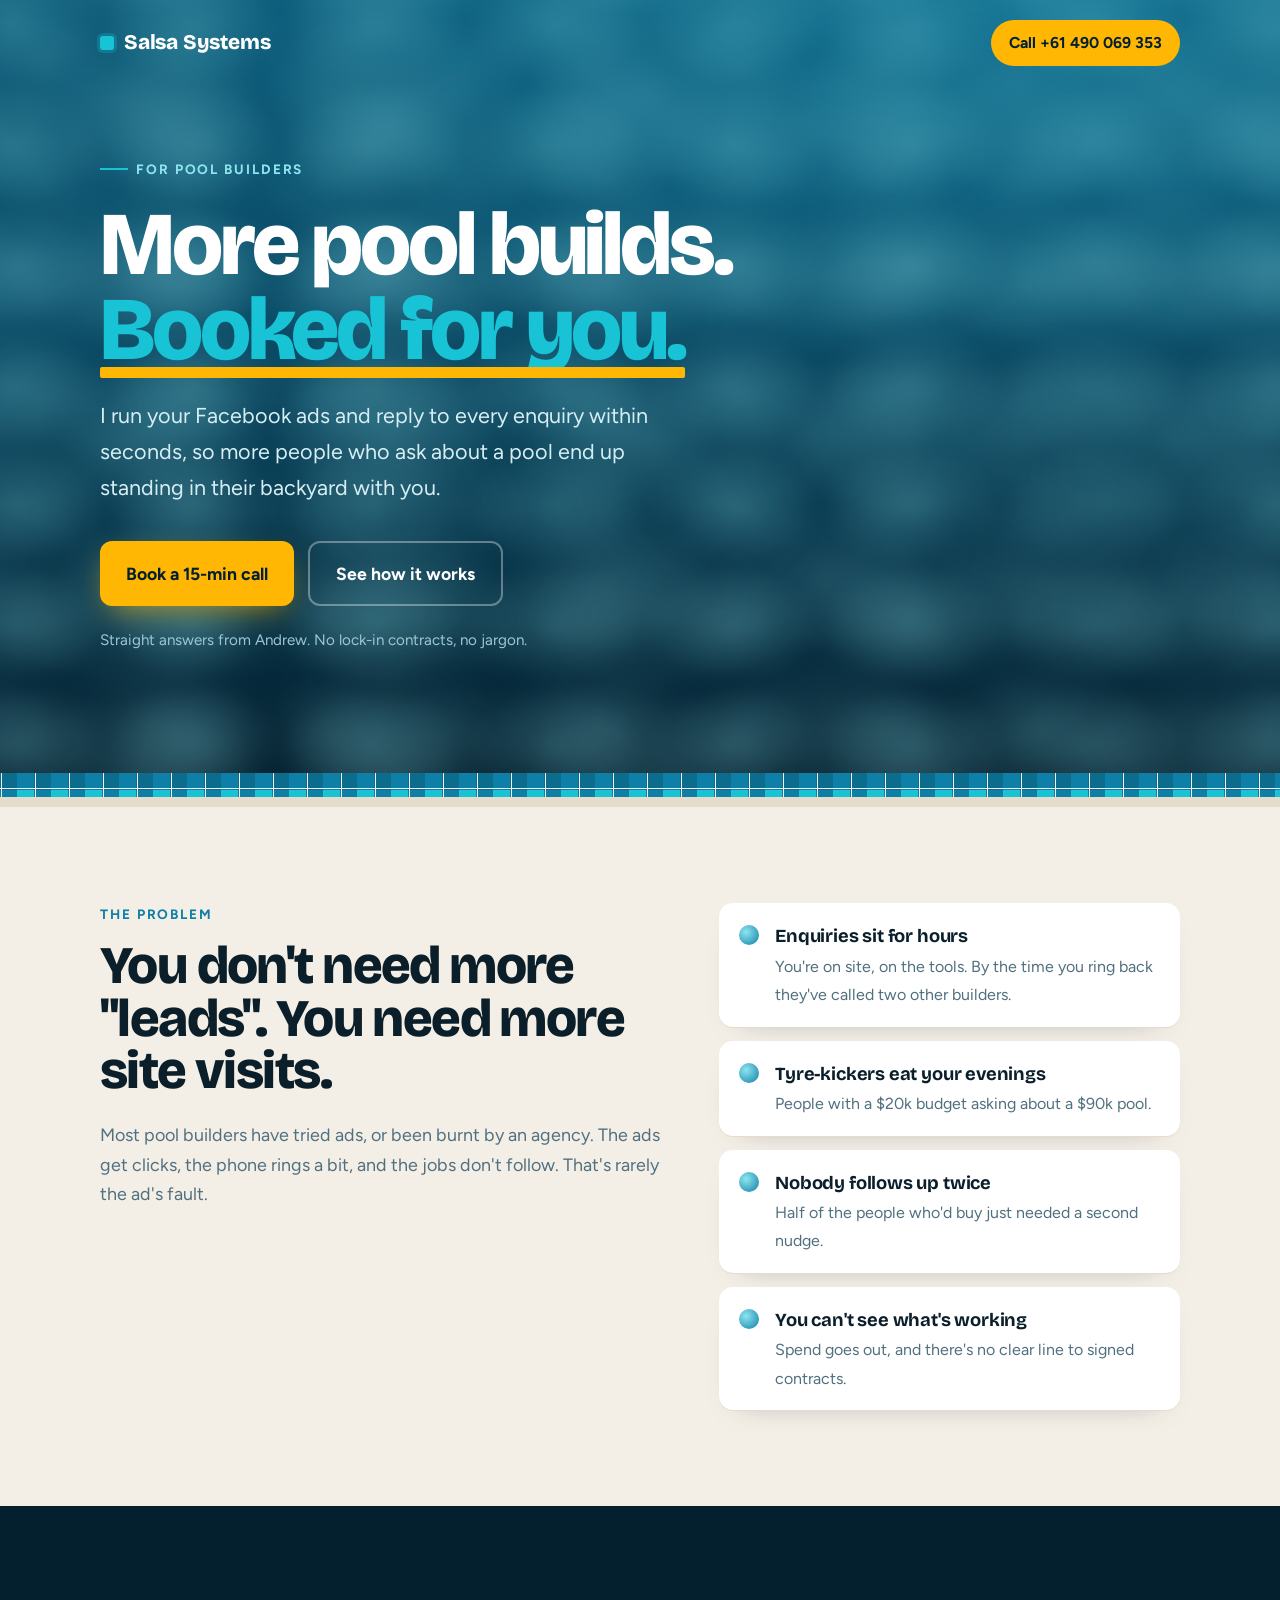
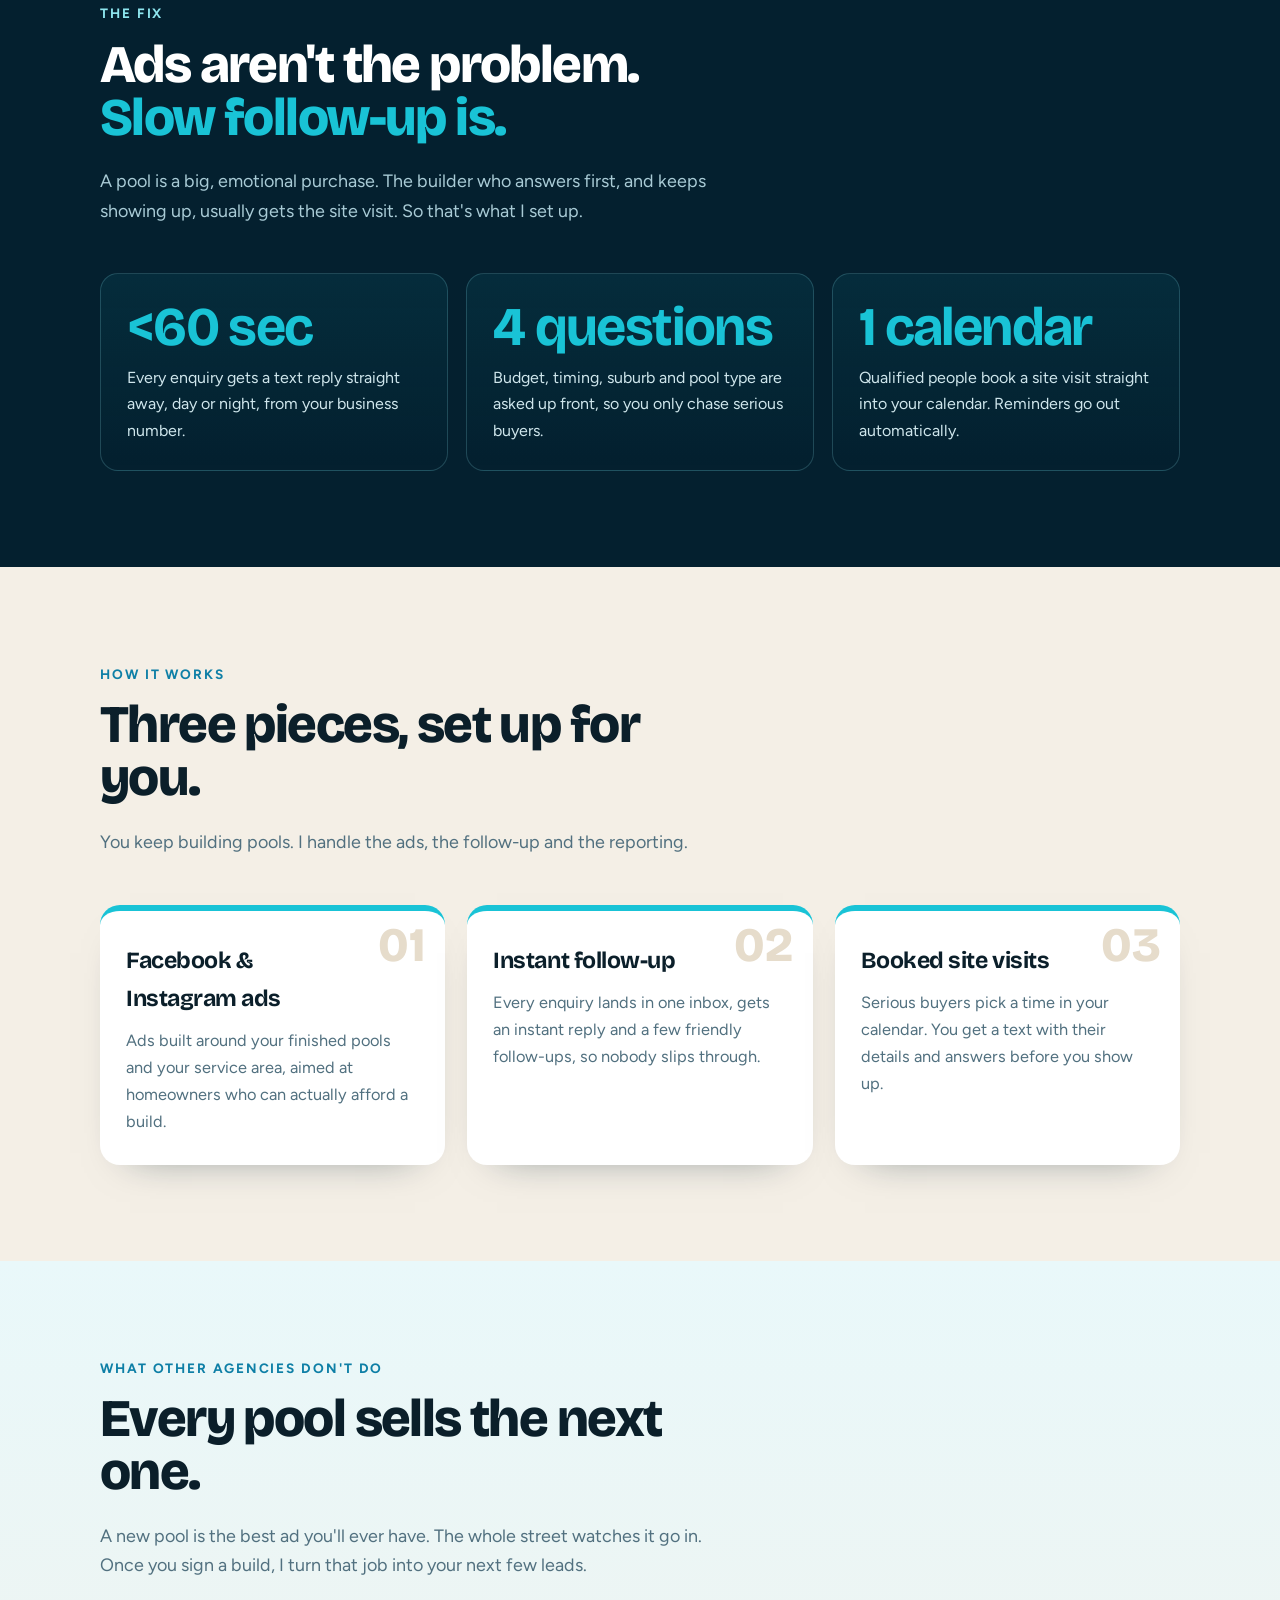
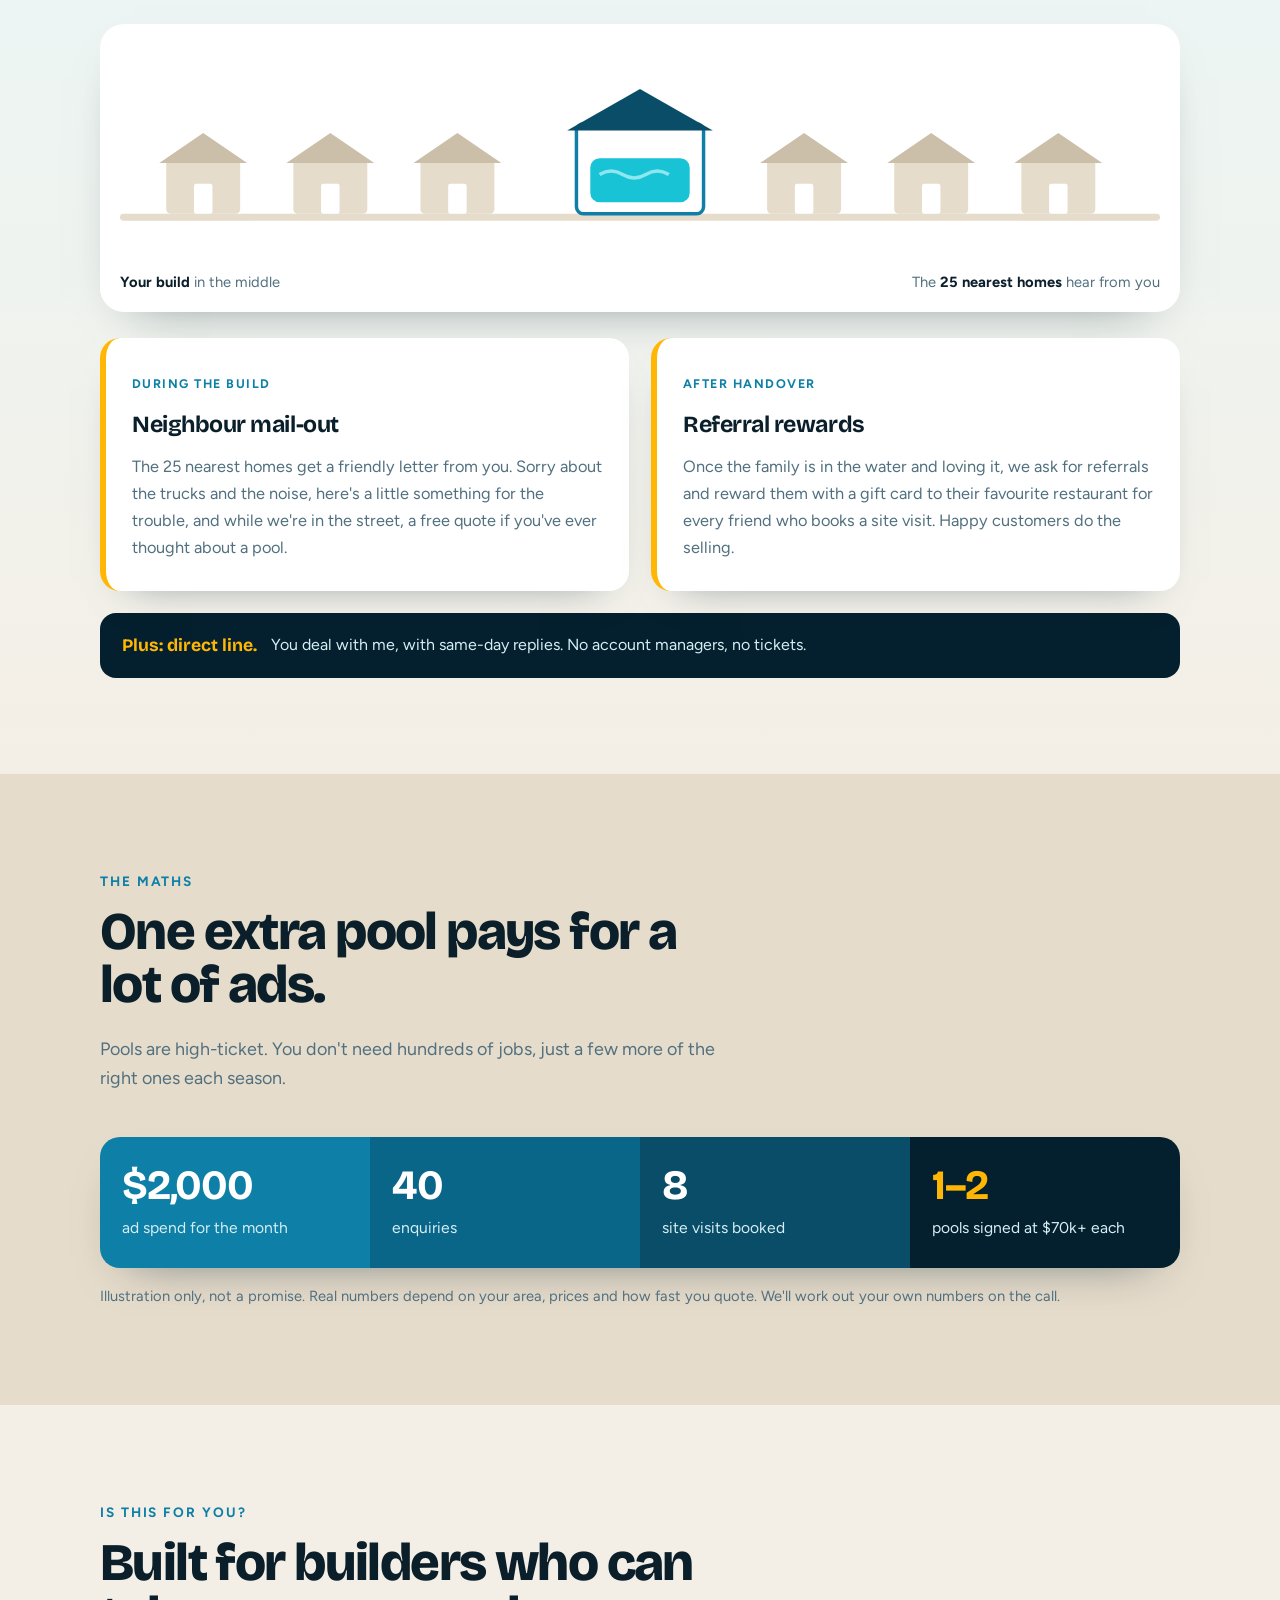
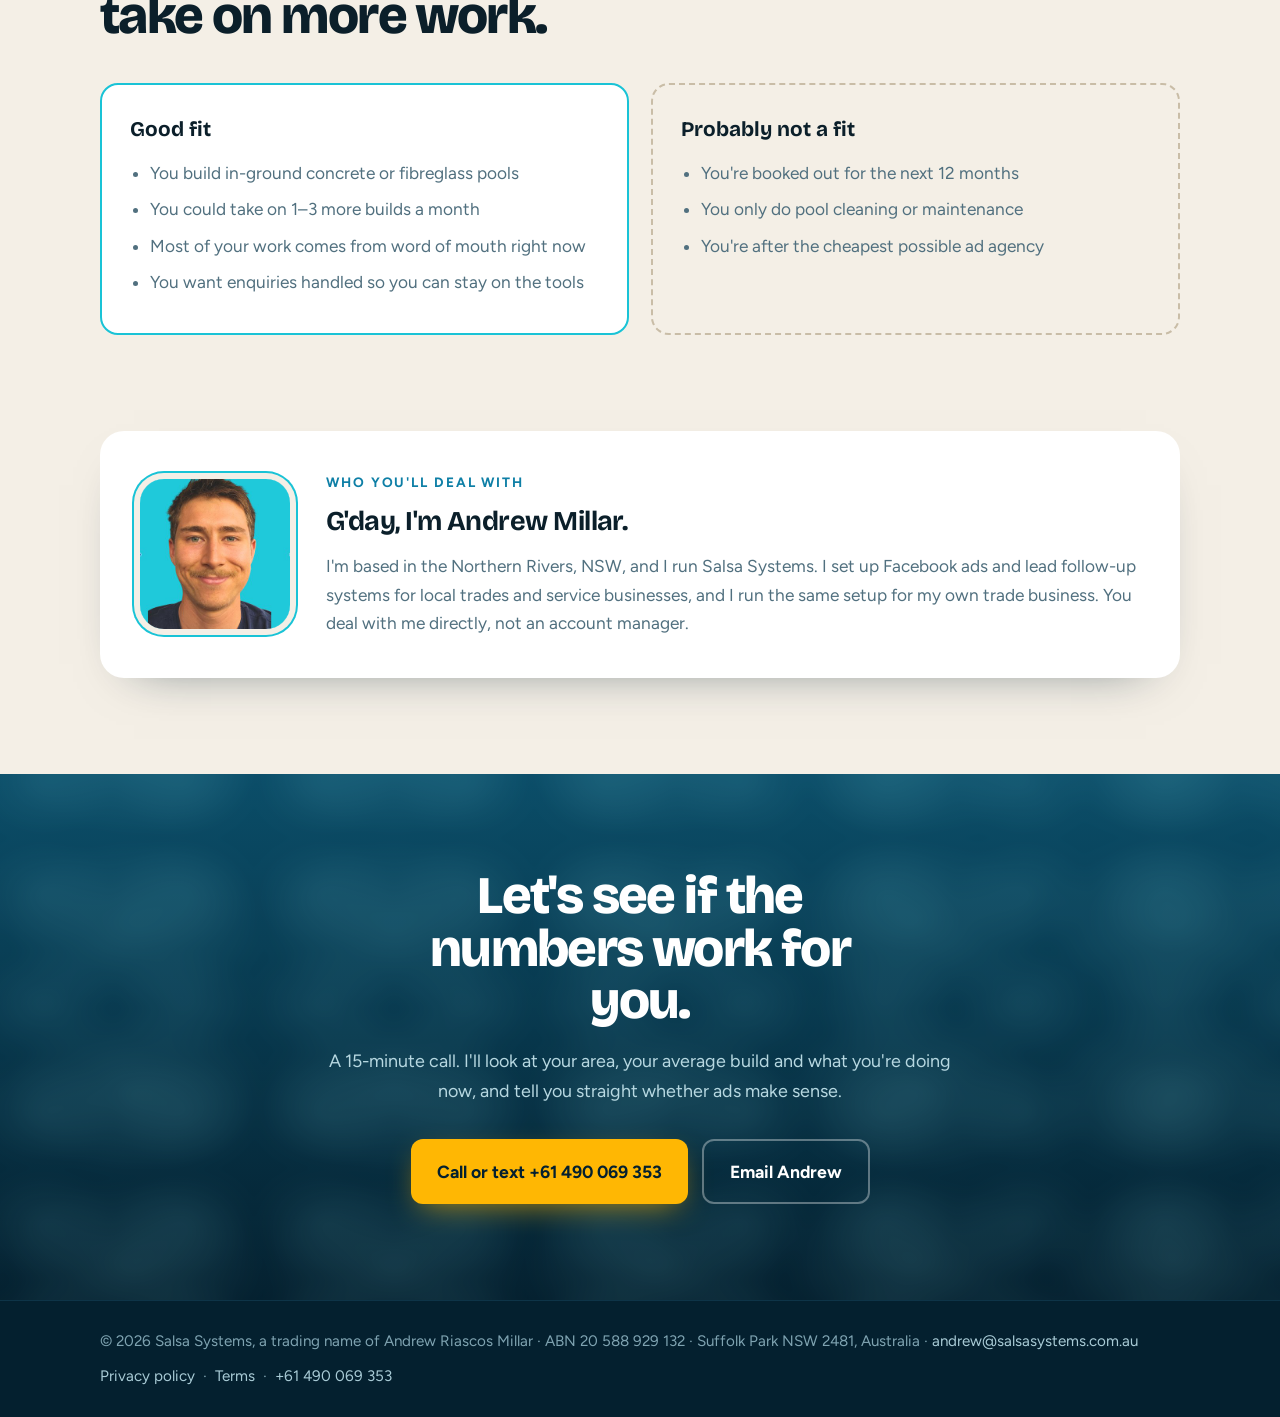
<file: index.html>
<!DOCTYPE html>
<html lang="en-AU">
<head>
<meta charset="utf-8">
<meta name="viewport" content="width=device-width, initial-scale=1">
<title>Salsa Systems | More Pool Builds for Pool Builders</title>
<meta name="description" content="Facebook ads and instant lead follow-up for pool builders. More enquiries, faster replies, more site visits booked. Run by Andrew Millar from the Northern Rivers, NSW, Australia.">
<link rel="canonical" href="https://salsasystems.com.au/">
<link rel="icon" href="assets/logo-mark.svg" type="image/svg+xml">
<meta property="og:title" content="Salsa Systems | More Pool Builds for Pool Builders">
<meta property="og:description" content="Facebook ads + instant follow-up that turns pool enquiries into booked site visits.">
<meta property="og:type" content="website">
<meta property="og:url" content="https://salsasystems.com.au/">
<script>document.documentElement.classList.add('js')</script>
<link rel="preconnect" href="https://fonts.googleapis.com">
<link rel="preconnect" href="https://fonts.gstatic.com" crossorigin>
<link href="https://fonts.googleapis.com/css2?family=Bricolage+Grotesque:opsz,wght@12..96,500;12..96,800&family=Figtree:wght@400;500;700&display=swap" rel="stylesheet">
<script type="application/ld+json">
{"@context":"https://schema.org","@type":"ProfessionalService","name":"Salsa Systems","url":"https://salsasystems.com.au/","telephone":"+61490069353","email":"andrew@salsasystems.com.au","founder":{"@type":"Person","name":"Andrew Riascos Millar"},"areaServed":"AU","address":{"@type":"PostalAddress","addressRegion":"NSW","addressCountry":"AU"},"description":"Facebook ads and instant lead follow-up for pool builders."}
</script>
<style>
:root{
  --deep:#04202f;
  --pool:#0a4d68;
  --aqua:#19c3d6;
  --aqua-soft:#8ee6ef;
  --tile:#0e7fa6;
  --coping:#f4efe6;
  --sand:#e6dccb;
  --sun:#ffb703;
  --sun-dark:#f59e0b;
  --ink:#0b1f2a;
  --muted:#51707f;
  --white:#fff;
  --display:'Bricolage Grotesque',sans-serif;
  --body:'Figtree',sans-serif;
}
*{margin:0;padding:0;box-sizing:border-box}
html{scroll-behavior:smooth}
body{font-family:var(--body);color:var(--ink);background:var(--coping);font-size:1.08rem;line-height:1.65;-webkit-font-smoothing:antialiased}
img,svg{max-width:100%;display:block}
a{color:inherit}
.wrap{max-width:1120px;margin:0 auto;padding:0 20px}

/* nav */
.nav{position:absolute;top:0;left:0;right:0;z-index:20}
.nav .wrap{display:flex;align-items:center;justify-content:space-between;padding-top:20px;padding-bottom:20px}
.brand{font-family:var(--display);font-weight:800;font-size:1.3rem;color:var(--white);text-decoration:none;letter-spacing:-.01em;display:flex;align-items:center;gap:10px}
.brand i{width:14px;height:14px;border-radius:3px;background:var(--aqua);box-shadow:0 0 0 3px rgba(25,195,214,.25);display:inline-block}
.nav a.pill{color:var(--deep);background:var(--sun);text-decoration:none;font-weight:700;padding:10px 18px;border-radius:999px;font-size:.98rem;white-space:nowrap;transition:transform .2s,background .2s}
.nav a.pill:hover{background:var(--sun-dark);transform:translateY(-1px)}

/* hero: the pool */
.hero{position:relative;overflow:hidden;color:var(--white);background:
  radial-gradient(120% 80% at 80% 0%,#0f6f8f 0%,transparent 60%),
  linear-gradient(180deg,#0a5876 0%,var(--pool) 40%,var(--deep) 100%);
  padding:150px 0 120px}
.caustics{position:absolute;inset:-20%;pointer-events:none;opacity:.35;mix-blend-mode:screen;
  background:
   radial-gradient(closest-side,rgba(142,230,239,.55),transparent) 0 0/180px 120px,
   radial-gradient(closest-side,rgba(142,230,239,.35),transparent) 90px 60px/220px 150px;
  filter:blur(6px);animation:drift 18s linear infinite}
.caustics.b{opacity:.22;animation-duration:27s;animation-direction:reverse;background-size:260px 170px,140px 110px}
@keyframes drift{from{transform:translate3d(0,0,0) rotate(0)}to{transform:translate3d(-180px,-120px,0) rotate(4deg)}}
.hero .wrap{position:relative;z-index:2}
.eyebrow{display:inline-flex;align-items:center;gap:8px;font-weight:700;font-size:.85rem;letter-spacing:.14em;text-transform:uppercase;color:var(--aqua-soft);margin-bottom:22px}
.eyebrow:before{content:"";width:28px;height:2px;background:var(--aqua)}
h1{font-family:var(--display);font-weight:800;font-size:clamp(2.6rem,7.4vw,5.6rem);line-height:.95;letter-spacing:-.035em;max-width:14ch}
h1 em{font-style:normal;color:var(--aqua);position:relative;white-space:nowrap}
h1 em:after{content:"";position:absolute;left:0;right:0;bottom:.06em;height:.12em;background:var(--sun);border-radius:2px;transform-origin:left;animation:line 1s .9s cubic-bezier(.2,.8,.2,1) both}
@keyframes line{from{transform:scaleX(0)}to{transform:scaleX(1)}}
.lede{font-size:clamp(1.12rem,2.2vw,1.35rem);max-width:40ch;margin:26px 0 36px;color:#d6eef3}
.ctas{display:flex;flex-wrap:wrap;gap:14px}
.btn{display:inline-flex;align-items:center;gap:10px;text-decoration:none;font-weight:700;font-size:1.1rem;padding:16px 26px;border-radius:12px;transition:transform .2s,background .2s,box-shadow .2s}
.btn.primary{background:var(--sun);color:var(--deep);box-shadow:0 10px 30px -10px rgba(255,183,3,.7)}
.btn.primary:hover{transform:translateY(-2px);background:var(--sun-dark)}
.btn.ghost{color:var(--white);border:2px solid rgba(255,255,255,.35)}
.btn.ghost:hover{border-color:var(--aqua);color:var(--aqua-soft)}
.hero-note{margin-top:22px;font-size:.95rem;color:#9cc6d2}
.rise{animation:rise .9s cubic-bezier(.2,.8,.2,1) both}
.rise.d1{animation-delay:.1s}.rise.d2{animation-delay:.22s}.rise.d3{animation-delay:.34s}.rise.d4{animation-delay:.46s}
@keyframes rise{from{opacity:0;transform:translateY(22px)}to{opacity:1;transform:none}}

/* waterline tile band */
.waterline{height:34px;background:
  linear-gradient(90deg,transparent 0 1px,var(--coping) 1px 2px,transparent 2px) 0 0/34px 34px,
  linear-gradient(0deg,transparent 0 1px,var(--coping) 1px 2px,transparent 2px) 0 0/34px 17px,
  conic-gradient(var(--tile) 25%,var(--aqua) 0 50%,var(--tile) 0 75%,#0b6c8e 0) 0 0/34px 34px;
  border-bottom:10px solid var(--sand)}

section{padding:96px 0}
.kicker{font-weight:700;font-size:.85rem;letter-spacing:.14em;text-transform:uppercase;color:var(--tile);margin-bottom:14px}
h2{font-family:var(--display);font-weight:800;font-size:clamp(2rem,4.6vw,3.3rem);line-height:1;letter-spacing:-.03em;max-width:18ch;margin-bottom:22px}
.sub{color:var(--muted);max-width:58ch;font-size:1.12rem}

/* problem */
.split{display:grid;grid-template-columns:1.1fr .9fr;gap:56px;align-items:start}
.leaks{list-style:none;display:grid;gap:14px}
.leaks li{background:var(--white);border-radius:14px;padding:18px 20px 18px 56px;position:relative;box-shadow:0 1px 0 var(--sand),0 12px 30px -24px rgba(4,32,47,.5)}
.leaks li:before{content:"";position:absolute;left:20px;top:22px;width:20px;height:20px;border-radius:50%;background:radial-gradient(circle at 35% 35%,var(--aqua-soft),var(--tile))}
.leaks b{display:block;font-family:var(--display);font-size:1.15rem;letter-spacing:-.01em}
.leaks span{color:var(--muted);font-size:1rem}

/* reframe */
.reframe{background:var(--deep);color:var(--white);position:relative;overflow:hidden}
.reframe h2{color:var(--white);max-width:20ch}
.reframe h2 em{font-style:normal;color:var(--aqua)}
.reframe .sub{color:#a9cbd6}
.clock{display:grid;grid-template-columns:repeat(3,1fr);gap:18px;margin-top:48px}
.clock div{border:1px solid rgba(142,230,239,.2);border-radius:18px;padding:26px;background:linear-gradient(180deg,rgba(25,195,214,.08),transparent)}
.clock strong{font-family:var(--display);font-size:clamp(2.4rem,5vw,3.4rem);line-height:1;color:var(--aqua);display:block;letter-spacing:-.03em}
.clock p{color:#cfe6ec;margin-top:10px;font-size:1rem}

/* how */
.steps{display:grid;grid-template-columns:repeat(3,1fr);gap:22px;margin-top:48px;counter-reset:s}
.step{background:var(--white);border-radius:20px;padding:30px 26px;position:relative;border-top:6px solid var(--aqua);box-shadow:0 18px 40px -30px rgba(4,32,47,.55)}
.step:before{counter-increment:s;content:"0" counter(s);font-family:var(--display);font-weight:800;font-size:3rem;color:var(--sand);position:absolute;right:20px;top:10px;line-height:1}
.step h3{font-family:var(--display);font-size:1.45rem;letter-spacing:-.02em;margin-bottom:10px;max-width:14ch}
.step p{color:var(--muted);font-size:1.02rem}


/* ripple: every pool sells the next */
.ripple{background:linear-gradient(180deg,#e9f8fa 0%,var(--coping) 100%);position:relative;overflow:hidden}
.street{margin:44px 0 8px;background:var(--white);border-radius:24px;padding:28px 20px 18px;box-shadow:0 20px 50px -34px rgba(4,32,47,.6)}
.street{overflow:hidden}
.street svg{width:100%;height:auto;overflow:visible}
.street .cap{display:flex;justify-content:space-between;flex-wrap:wrap;gap:8px;color:var(--muted);font-size:.92rem;margin-top:10px}
.street .cap b{color:var(--ink)}
.ring{fill:none;stroke:var(--aqua);stroke-width:2;transform-origin:450px 110px;animation:ring 3.6s ease-out infinite;opacity:0}
.ring.r2{animation-delay:1.2s}.ring.r3{animation-delay:2.4s}
@keyframes ring{0%{transform:scale(.2);opacity:.9}100%{transform:scale(1.6);opacity:0}}
.twin{display:grid;grid-template-columns:1fr 1fr;gap:22px;margin-top:26px}
.twin div{background:var(--white);border-radius:20px;padding:30px 26px;border-left:6px solid var(--sun);box-shadow:0 18px 40px -30px rgba(4,32,47,.55)}
.twin h3{font-family:var(--display);font-size:1.45rem;letter-spacing:-.02em;margin-bottom:10px}
.twin p{color:var(--muted);font-size:1.02rem}
.twin .tag{display:inline-block;font-weight:700;font-size:.78rem;letter-spacing:.12em;text-transform:uppercase;color:var(--tile);margin-bottom:10px}
.bonus{margin-top:22px;display:flex;gap:14px;align-items:center;background:var(--deep);color:#d6eef3;border-radius:16px;padding:18px 22px;font-size:1rem}
.bonus b{color:var(--sun);font-family:var(--display);font-size:1.1rem;white-space:nowrap}

/* math */
.math{background:var(--sand)}
.funnel{display:grid;grid-template-columns:repeat(4,1fr);gap:0;margin-top:44px;border-radius:20px;overflow:hidden;box-shadow:0 20px 50px -30px rgba(4,32,47,.6)}
.funnel div{padding:28px 22px;color:var(--white)}
.funnel div:nth-child(1){background:#0e7fa6}
.funnel div:nth-child(2){background:#0a6688}
.funnel div:nth-child(3){background:#0a4d68}
.funnel div:nth-child(4){background:var(--deep)}
.funnel strong{font-family:var(--display);font-size:clamp(1.8rem,3.6vw,2.6rem);display:block;line-height:1;letter-spacing:-.03em}
.funnel div:nth-child(4) strong{color:var(--sun)}
.funnel span{display:block;margin-top:8px;color:#d6eef3;font-size:.98rem}
.fine{margin-top:16px;color:var(--muted);font-size:.92rem}

/* fit */
.fit{display:grid;grid-template-columns:1fr 1fr;gap:22px;margin-top:40px}
.fit div{border-radius:18px;padding:28px}
.fit .yes{background:var(--white);border:2px solid var(--aqua)}
.fit .no{background:transparent;border:2px dashed #c9bda7}
.fit h3{font-family:var(--display);font-size:1.3rem;margin-bottom:12px}
.fit ul{margin-left:20px;color:var(--muted)}
.fit li{margin-bottom:8px}

/* about */
.about{display:grid;grid-template-columns:auto 1fr;gap:36px;align-items:center;background:var(--white);border-radius:24px;padding:40px;box-shadow:0 20px 50px -34px rgba(4,32,47,.6)}
.headshot{width:150px;height:150px;border-radius:24px;object-fit:cover;box-shadow:0 0 0 6px var(--coping),0 0 0 8px var(--aqua)}
.about p{color:var(--muted);margin-top:8px}

/* final cta */
.final{background:linear-gradient(180deg,var(--pool),var(--deep));color:var(--white);text-align:center;position:relative;overflow:hidden}
.final h2{color:var(--white);margin:0 auto 18px;max-width:16ch}
.final .sub{color:#b7d8e1;margin:0 auto 34px}
.final .ctas{justify-content:center}

footer{background:var(--deep);color:#7fa3b1;padding:28px 0;font-size:.95rem;border-top:1px solid #0e3448}
footer .wrap{display:flex;justify-content:space-between;flex-wrap:wrap;gap:10px}
footer a{color:#a9cbd6;text-decoration:none}
footer a:hover{color:var(--aqua)}

.js .reveal{opacity:0;transform:translateY(24px);transition:opacity .8s cubic-bezier(.2,.8,.2,1),transform .8s cubic-bezier(.2,.8,.2,1)}
.js .reveal.in{opacity:1;transform:none}

@media(max-width:860px){
  section{padding:72px 0}
  .split,.fit{grid-template-columns:1fr;gap:28px}
  .clock,.steps,.twin{grid-template-columns:1fr}
  .bonus{flex-direction:column;align-items:flex-start}
  .funnel{grid-template-columns:1fr 1fr}
  .about{grid-template-columns:1fr;padding:28px}
  .hero{padding:120px 0 90px}
}
@media(max-width:420px){
  .nav a.pill{padding:9px 14px;font-size:.9rem}
  .brand{font-size:1.1rem}
  .btn{width:100%;justify-content:center}
  .funnel{grid-template-columns:1fr}
}
@media(prefers-reduced-motion:reduce){
  .caustics,.rise,h1 em:after,.ring{animation:none}
  .reveal{opacity:1;transform:none;transition:none}
}
</style>
</head>
<body>

<header class="nav">
  <div class="wrap">
    <a class="brand" href="/"><i></i>Salsa Systems</a>
    <a class="pill" href="tel:+61490069353">Call +61 490 069 353</a>
  </div>
</header>

<section class="hero">
  <div class="caustics"></div>
  <div class="caustics b"></div>
  <div class="wrap">
    <div class="eyebrow rise">For pool builders</div>
    <h1 class="rise d1">More pool builds. <em>Booked for you.</em></h1>
    <p class="lede rise d2">I run your Facebook ads and reply to every enquiry within seconds, so more people who ask about a pool end up standing in their backyard with you.</p>
    <div class="ctas rise d3">
      <a class="btn primary" href="tel:+61490069353">Book a 15-min call</a>
      <a class="btn ghost" href="#how">See how it works</a>
    </div>
    <p class="hero-note rise d4">Straight answers from Andrew. No lock-in contracts, no jargon.</p>
  </div>
</section>
<div class="waterline" aria-hidden="true"></div>

<section>
  <div class="wrap split">
    <div class="reveal">
      <div class="kicker">The problem</div>
      <h2>You don't need more "leads". You need more site visits.</h2>
      <p class="sub">Most pool builders have tried ads, or been burnt by an agency. The ads get clicks, the phone rings a bit, and the jobs don't follow. That's rarely the ad's fault.</p>
    </div>
    <ul class="leaks reveal">
      <li><b>Enquiries sit for hours</b><span>You're on site, on the tools. By the time you ring back they've called two other builders.</span></li>
      <li><b>Tyre-kickers eat your evenings</b><span>People with a $20k budget asking about a $90k pool.</span></li>
      <li><b>Nobody follows up twice</b><span>Half of the people who'd buy just needed a second nudge.</span></li>
      <li><b>You can't see what's working</b><span>Spend goes out, and there's no clear line to signed contracts.</span></li>
    </ul>
  </div>
</section>

<section class="reframe">
  <div class="wrap">
    <div class="kicker" style="color:var(--aqua-soft)">The fix</div>
    <h2 class="reveal">Ads aren't the problem. <em>Slow follow-up is.</em></h2>
    <p class="sub reveal">A pool is a big, emotional purchase. The builder who answers first, and keeps showing up, usually gets the site visit. So that's what I set up.</p>
    <div class="clock">
      <div class="reveal"><strong>&lt;60 sec</strong><p>Every enquiry gets a text reply straight away, day or night, from your business number.</p></div>
      <div class="reveal"><strong>4 questions</strong><p>Budget, timing, suburb and pool type are asked up front, so you only chase serious buyers.</p></div>
      <div class="reveal"><strong>1 calendar</strong><p>Qualified people book a site visit straight into your calendar. Reminders go out automatically.</p></div>
    </div>
  </div>
</section>

<section id="how">
  <div class="wrap">
    <div class="kicker">How it works</div>
    <h2 class="reveal">Three pieces, set up for you.</h2>
    <p class="sub reveal">You keep building pools. I handle the ads, the follow-up and the reporting.</p>
    <div class="steps">
      <div class="step reveal"><h3>Facebook &amp; Instagram ads</h3><p>Ads built around your finished pools and your service area, aimed at homeowners who can actually afford a build.</p></div>
      <div class="step reveal"><h3>Instant follow-up</h3><p>Every enquiry lands in one inbox, gets an instant reply and a few friendly follow-ups, so nobody slips through.</p></div>
      <div class="step reveal"><h3>Booked site visits</h3><p>Serious buyers pick a time in your calendar. You get a text with their details and answers before you show up.</p></div>
    </div>
  </div>
</section>


<section class="ripple">
  <div class="wrap">
    <div class="kicker">What other agencies don't do</div>
    <h2 class="reveal">Every pool sells the next one.</h2>
    <p class="sub reveal">A new pool is the best ad you'll ever have. The whole street watches it go in. Once you sign a build, I turn that job into your next few leads.</p>
    <div class="street reveal" aria-hidden="true">
      <svg viewBox="0 0 900 180">
        <rect x="0" y="140" width="900" height="6" rx="3" fill="#e6dccb"/>
        <g transform="translate(40,70)"><rect x="0" y="22" width="64" height="48" rx="4" fill="#e6dccb"/><path d="M-6 26 32 0 70 26Z" fill="#cbbfa9"/><rect x="24" y="44" width="16" height="26" rx="2" fill="#fff"/></g><g transform="translate(150,70)"><rect x="0" y="22" width="64" height="48" rx="4" fill="#e6dccb"/><path d="M-6 26 32 0 70 26Z" fill="#cbbfa9"/><rect x="24" y="44" width="16" height="26" rx="2" fill="#fff"/></g><g transform="translate(260,70)"><rect x="0" y="22" width="64" height="48" rx="4" fill="#e6dccb"/><path d="M-6 26 32 0 70 26Z" fill="#cbbfa9"/><rect x="24" y="44" width="16" height="26" rx="2" fill="#fff"/></g><g transform="translate(560,70)"><rect x="0" y="22" width="64" height="48" rx="4" fill="#e6dccb"/><path d="M-6 26 32 0 70 26Z" fill="#cbbfa9"/><rect x="24" y="44" width="16" height="26" rx="2" fill="#fff"/></g><g transform="translate(670,70)"><rect x="0" y="22" width="64" height="48" rx="4" fill="#e6dccb"/><path d="M-6 26 32 0 70 26Z" fill="#cbbfa9"/><rect x="24" y="44" width="16" height="26" rx="2" fill="#fff"/></g><g transform="translate(780,70)"><rect x="0" y="22" width="64" height="48" rx="4" fill="#e6dccb"/><path d="M-6 26 32 0 70 26Z" fill="#cbbfa9"/><rect x="24" y="44" width="16" height="26" rx="2" fill="#fff"/></g>
        <circle class="ring" cx="450" cy="110" r="120"/><circle class="ring r2" cx="450" cy="110" r="120"/><circle class="ring r3" cx="450" cy="110" r="120"/>
        <g transform="translate(395,62)"><rect x="0" y="0" width="110" height="78" rx="6" fill="#fff" stroke="#0e7fa6" stroke-width="3"/><rect x="12" y="30" width="86" height="38" rx="8" fill="#19c3d6"/><path d="M20 44q10-6 20 0t20 0 20 0" stroke="#8ee6ef" stroke-width="3" fill="none"/><path d="M-8 6 55 -30 118 6Z" fill="#0a4d68"/></g>
      </svg>
      <div class="cap"><span><b>Your build</b> in the middle</span><span>The <b>25 nearest homes</b> hear from you</span></div>
    </div>
    <div class="twin">
      <div class="reveal"><span class="tag">During the build</span><h3>Neighbour mail-out</h3><p>The 25 nearest homes get a friendly letter from you. Sorry about the trucks and the noise, here's a little something for the trouble, and while we're in the street, a free quote if you've ever thought about a pool.</p></div>
      <div class="reveal"><span class="tag">After handover</span><h3>Referral rewards</h3><p>Once the family is in the water and loving it, we ask for referrals and reward them with a gift card to their favourite restaurant for every friend who books a site visit. Happy customers do the selling.</p></div>
    </div>
    <div class="bonus reveal"><b>Plus: direct line.</b><span>You deal with me, with same-day replies. No account managers, no tickets.</span></div>
  </div>
</section>

<section class="math">
  <div class="wrap">
    <div class="kicker">The maths</div>
    <h2 class="reveal">One extra pool pays for a lot of ads.</h2>
    <p class="sub reveal">Pools are high-ticket. You don't need hundreds of jobs, just a few more of the right ones each season.</p>
    <div class="funnel reveal">
      <div><strong>$2,000</strong><span>ad spend for the month</span></div>
      <div><strong>40</strong><span>enquiries</span></div>
      <div><strong>8</strong><span>site visits booked</span></div>
      <div><strong>1&ndash;2</strong><span>pools signed at $70k+ each</span></div>
    </div>
    <p class="fine">Illustration only, not a promise. Real numbers depend on your area, prices and how fast you quote. We'll work out your own numbers on the call.</p>
  </div>
</section>

<section>
  <div class="wrap">
    <div class="kicker">Is this for you?</div>
    <h2 class="reveal">Built for builders who can take on more work.</h2>
    <div class="fit">
      <div class="yes reveal">
        <h3>Good fit</h3>
        <ul>
          <li>You build in-ground concrete or fibreglass pools</li>
          <li>You could take on 1&ndash;3 more builds a month</li>
          <li>Most of your work comes from word of mouth right now</li>
          <li>You want enquiries handled so you can stay on the tools</li>
        </ul>
      </div>
      <div class="no reveal">
        <h3>Probably not a fit</h3>
        <ul>
          <li>You're booked out for the next 12 months</li>
          <li>You only do pool cleaning or maintenance</li>
          <li>You're after the cheapest possible ad agency</li>
        </ul>
      </div>
    </div>
  </div>
</section>

<section style="padding-top:0">
  <div class="wrap">
    <div class="about reveal">
      <img class="headshot" src="assets/andrew.jpg" width="150" height="150" alt="Andrew Millar, Salsa Systems">
      <div>
        <div class="kicker" style="margin-bottom:6px">Who you'll deal with</div>
        <h3 style="font-family:var(--display);font-size:1.7rem;letter-spacing:-.02em">G'day, I'm Andrew Millar.</h3>
        <p>I'm based in the Northern Rivers, NSW, and I run Salsa Systems. I set up Facebook ads and lead follow-up systems for local trades and service businesses, and I run the same setup for my own trade business. You deal with me directly, not an account manager.</p>
      </div>
    </div>
  </div>
</section>

<section class="final">
  <div class="caustics b"></div>
  <div class="wrap" style="position:relative;z-index:2">
    <h2 class="reveal">Let's see if the numbers work for you.</h2>
    <p class="sub reveal">A 15-minute call. I'll look at your area, your average build and what you're doing now, and tell you straight whether ads make sense.</p>
    <div class="ctas reveal">
      <a class="btn primary" href="tel:+61490069353">Call or text +61 490 069 353</a>
      <a class="btn ghost" href="mailto:andrew@salsasystems.com.au?subject=Pool%20builder%20enquiry">Email Andrew</a>
    </div>
  </div>
</section>

<footer>
  <div class="wrap">
    <span>&copy; 2026 Salsa Systems, a trading name of Andrew Riascos Millar &middot; ABN 20 588 929 132 &middot; Suffolk Park NSW 2481, Australia &middot; <a href="mailto:andrew@salsasystems.com.au">andrew@salsasystems.com.au</a></span>
    <span><a href="/privacy">Privacy policy</a> &nbsp;&middot;&nbsp; <a href="/terms">Terms</a> &nbsp;&middot;&nbsp; <a href="tel:+61490069353">+61 490 069 353</a></span>
  </div>
</footer>

<script>
const io=new IntersectionObserver(es=>es.forEach(e=>{if(e.isIntersecting){e.target.classList.add('in');io.unobserve(e.target)}}),{threshold:.15});
document.querySelectorAll('.reveal').forEach((el,i)=>{el.style.transitionDelay=(i%4)*80+'ms';io.observe(el)});
</script>
<script src="https://widgets.leadconnectorhq.com/loader.js" data-resources-url="https://widgets.leadconnectorhq.com/chat-widget/loader.js" data-widget-id="6ac5bc59c4072640328703fe" data-source="WEB_USER"></script>
</body>
</html>
</file>
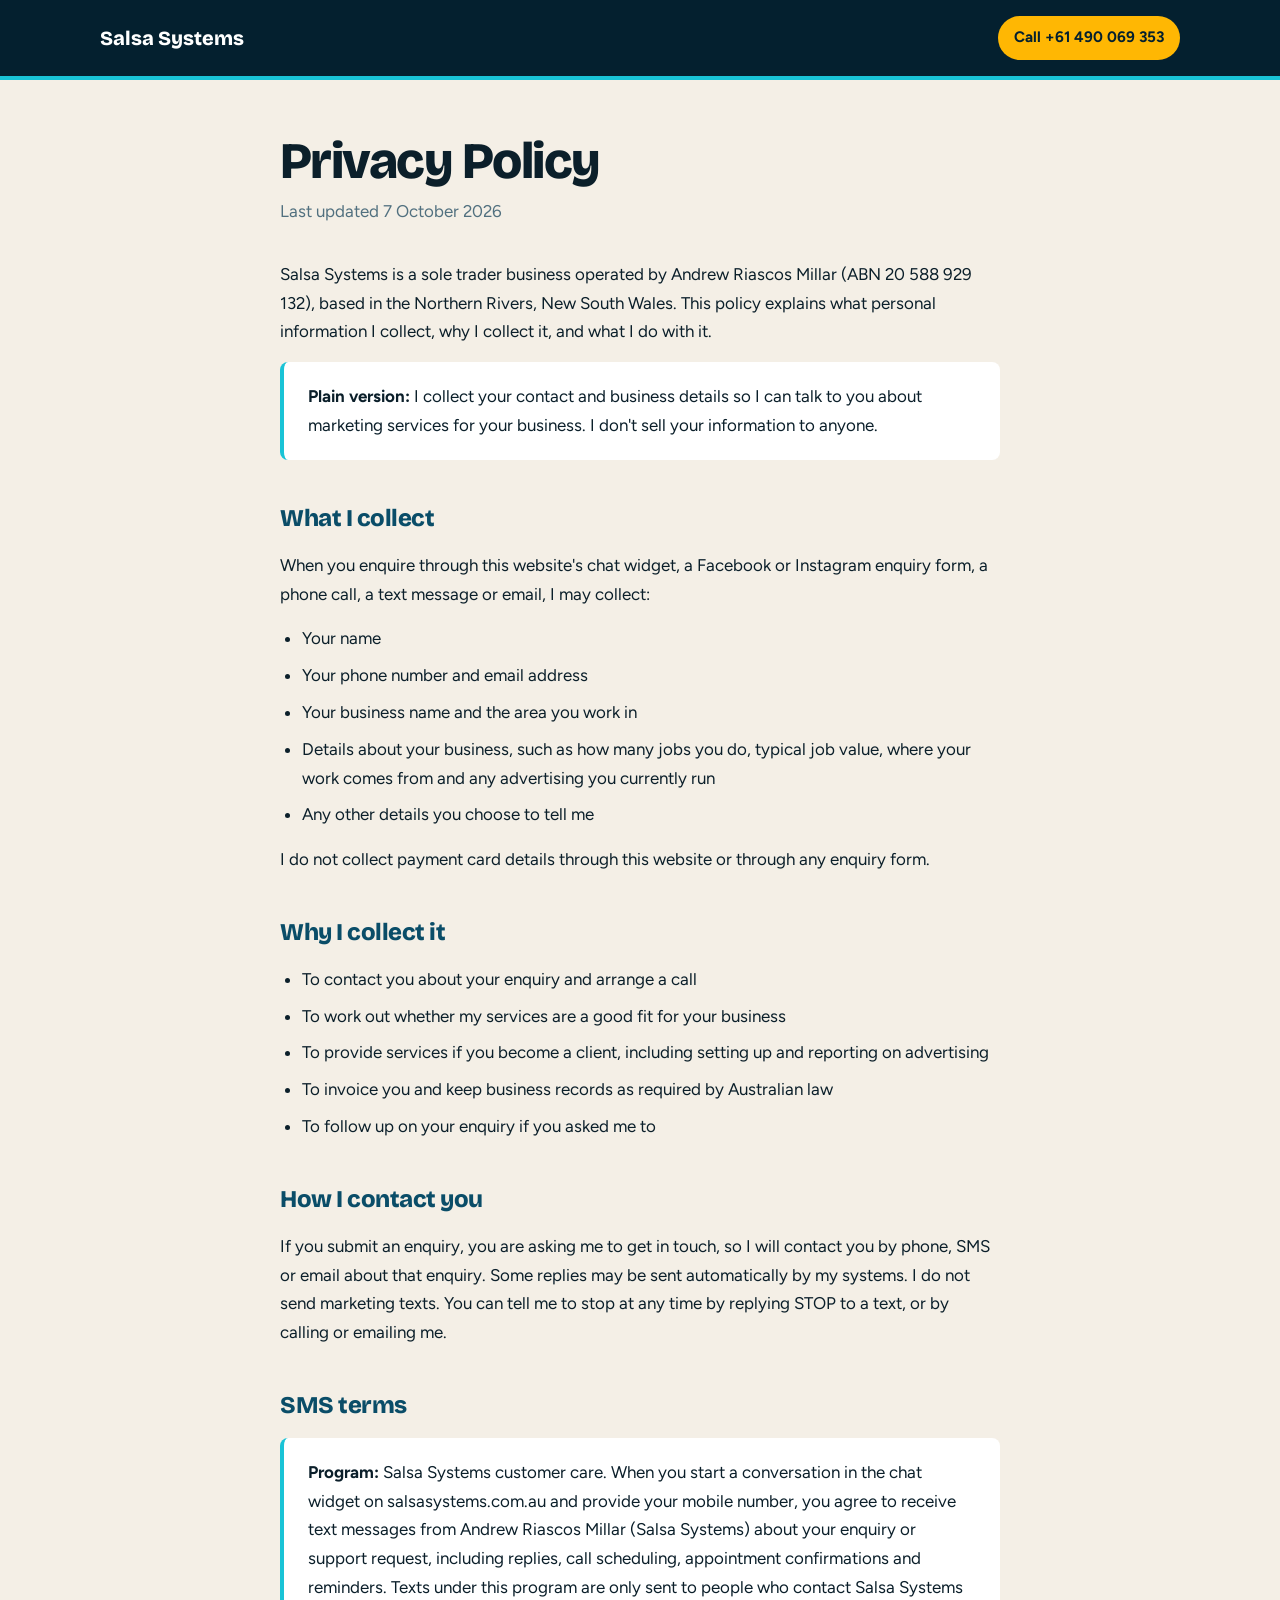
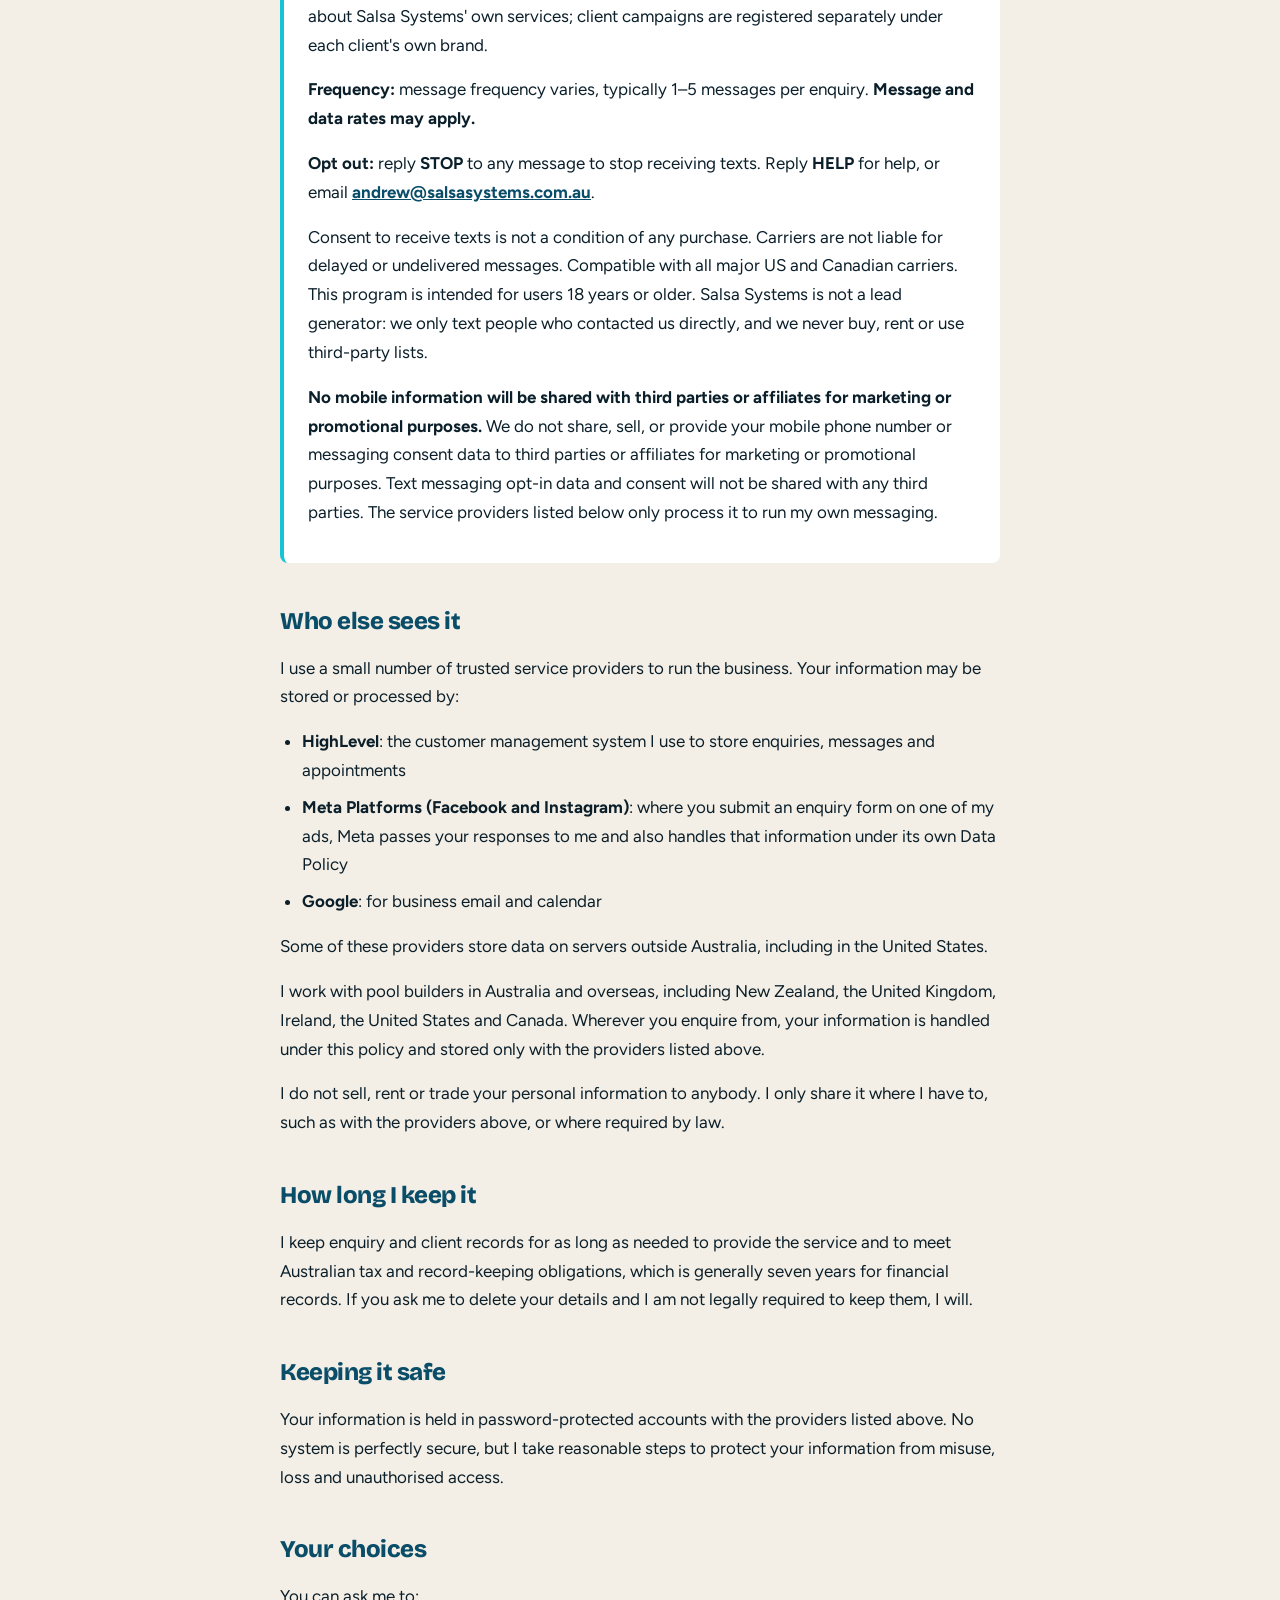
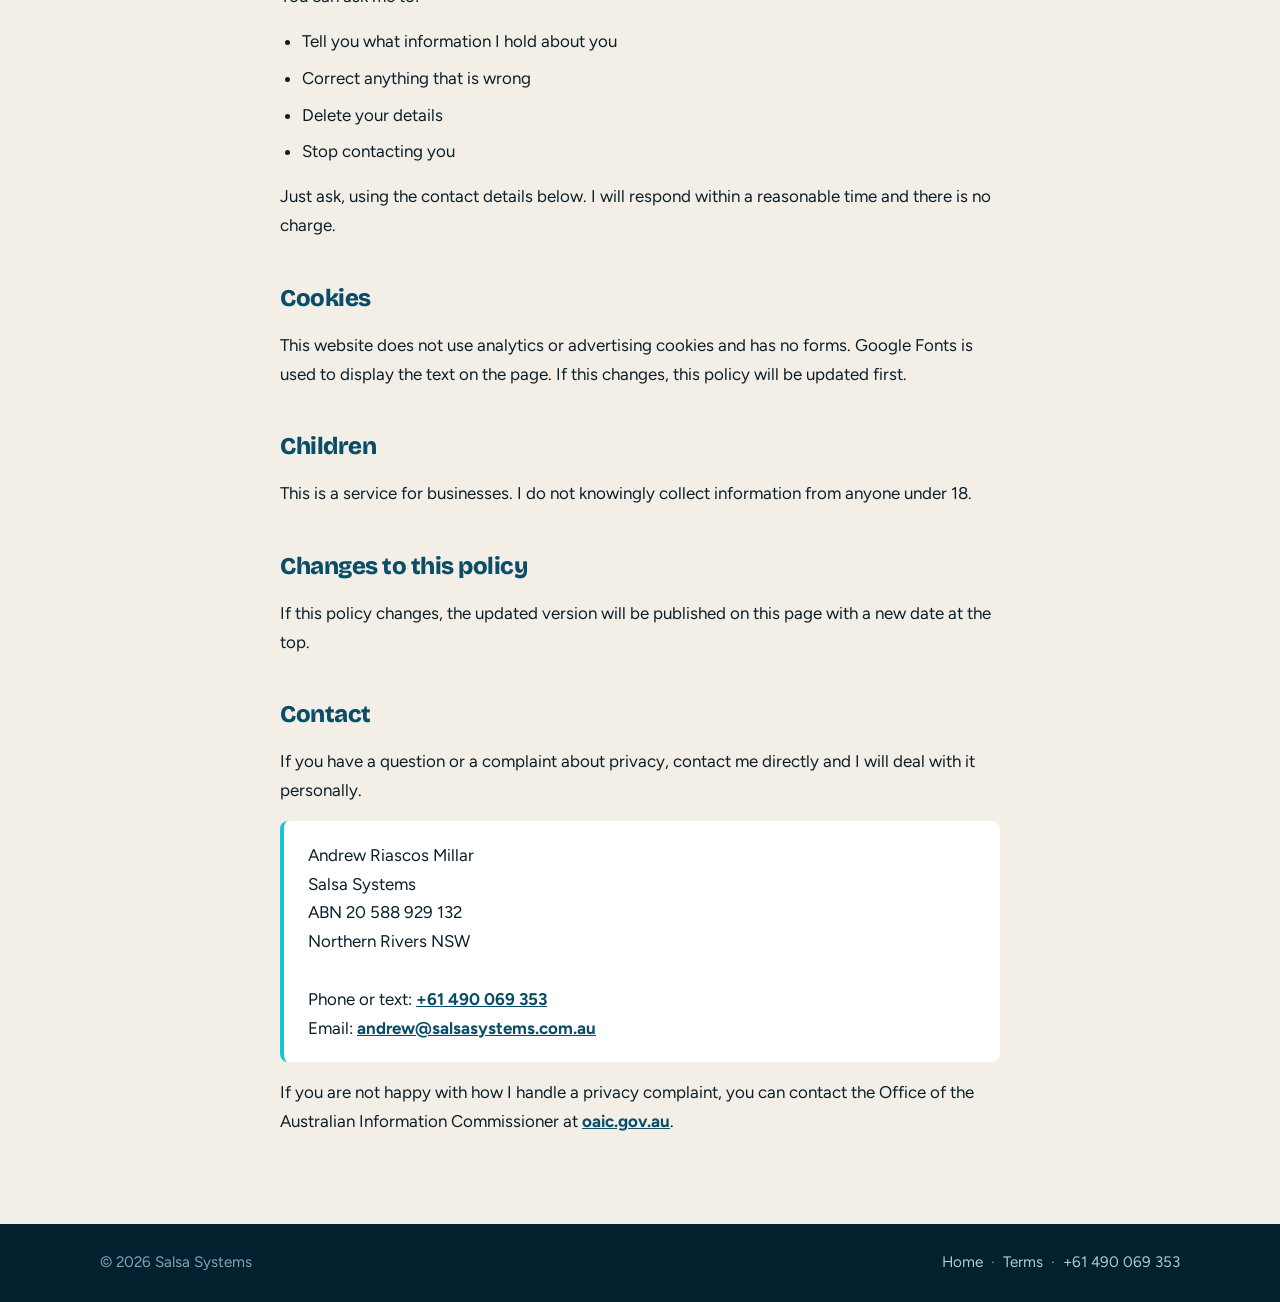
<file: privacy.html>
<!DOCTYPE html>
<html lang="en-AU">
<head>
<meta charset="utf-8">
<meta name="viewport" content="width=device-width, initial-scale=1">
<title>Privacy Policy | Salsa Systems</title>
<meta name="description" content="How Salsa Systems collects, uses and protects your personal information.">
<link rel="canonical" href="https://salsasystems.com.au/privacy">
<link rel="icon" href="assets/logo-mark.svg" type="image/svg+xml">
<link rel="preconnect" href="https://fonts.googleapis.com">
<link rel="preconnect" href="https://fonts.gstatic.com" crossorigin>
<link href="https://fonts.googleapis.com/css2?family=Bricolage+Grotesque:opsz,wght@12..96,800&family=Figtree:wght@400;700&display=swap" rel="stylesheet">
<style>
:root{--deep:#04202f;--pool:#0a4d68;--aqua:#19c3d6;--coping:#f4efe6;--ink:#0b1f2a;--muted:#51707f;--sun:#ffb703;--white:#fff;--display:'Bricolage Grotesque',sans-serif;--body:'Figtree',sans-serif}
*{margin:0;padding:0;box-sizing:border-box}
body{font-family:var(--body);color:var(--ink);background:var(--coping);line-height:1.7;font-size:1.06rem;-webkit-font-smoothing:antialiased}
.wrap{max-width:760px;margin:0 auto;padding:0 20px}
.topbar{background:var(--deep);border-bottom:4px solid var(--aqua)}
.topbar .wrap{max-width:1120px;display:flex;align-items:center;justify-content:space-between;padding-top:16px;padding-bottom:16px}
.brand{font-family:var(--display);font-weight:800;font-size:1.25rem;color:var(--white);text-decoration:none}
.topbar a.call{background:var(--sun);color:var(--deep);text-decoration:none;font-weight:700;padding:9px 16px;border-radius:999px;font-size:.95rem;white-space:nowrap}
main{padding:56px 0 72px}
h1{font-family:var(--display);font-weight:800;font-size:clamp(2.2rem,6vw,3.2rem);line-height:1;letter-spacing:-.03em;margin-bottom:10px}
.updated{color:var(--muted);margin-bottom:34px}
h2{font-family:var(--display);font-weight:800;font-size:1.5rem;letter-spacing:-.02em;margin:38px 0 12px;color:var(--pool)}
p{margin-bottom:16px}
ul{margin:0 0 16px 22px}
li{margin-bottom:8px}
a{color:var(--pool);font-weight:700}
.box{background:var(--white);border-left:4px solid var(--aqua);padding:20px 24px;border-radius:8px;margin:8px 0 16px}
footer{background:var(--deep);color:#7fa3b1;padding:26px 0;font-size:.95rem}
footer .wrap{max-width:1120px;display:flex;justify-content:space-between;flex-wrap:wrap;gap:10px}
footer a{color:#a9cbd6;text-decoration:none;font-weight:400}
</style>
</head>
<body>
<header class="topbar">
  <div class="wrap">
    <a class="brand" href="/">Salsa Systems</a>
    <a class="call" href="tel:+61490069353">Call +61 490 069 353</a>
  </div>
</header>

<main>
  <div class="wrap">
    <h1>Privacy Policy</h1>
    <p class="updated">Last updated 7 October 2026</p>

    <p>Salsa Systems is a sole trader business operated by Andrew Riascos Millar (ABN 20 588 929 132), based in the Northern Rivers, New South Wales. This policy explains what personal information I collect, why I collect it, and what I do with it.</p>

    <div class="box"><strong>Plain version:</strong> I collect your contact and business details so I can talk to you about marketing services for your business. I don't sell your information to anyone.</div>

    <h2>What I collect</h2>
    <p>When you enquire through this website's chat widget, a Facebook or Instagram enquiry form, a phone call, a text message or email, I may collect:</p>
    <ul>
      <li>Your name</li>
      <li>Your phone number and email address</li>
      <li>Your business name and the area you work in</li>
      <li>Details about your business, such as how many jobs you do, typical job value, where your work comes from and any advertising you currently run</li>
      <li>Any other details you choose to tell me</li>
    </ul>
    <p>I do not collect payment card details through this website or through any enquiry form.</p>

    <h2>Why I collect it</h2>
    <ul>
      <li>To contact you about your enquiry and arrange a call</li>
      <li>To work out whether my services are a good fit for your business</li>
      <li>To provide services if you become a client, including setting up and reporting on advertising</li>
      <li>To invoice you and keep business records as required by Australian law</li>
      <li>To follow up on your enquiry if you asked me to</li>
    </ul>

    <h2>How I contact you</h2>
    <p>If you submit an enquiry, you are asking me to get in touch, so I will contact you by phone, SMS or email about that enquiry. Some replies may be sent automatically by my systems. I do not send marketing texts. You can tell me to stop at any time by replying STOP to a text, or by calling or emailing me.</p>

    <h2 id="sms">SMS terms</h2>
    <div class="box">
      <p><strong>Program:</strong> Salsa Systems customer care. When you start a conversation in the chat widget on salsasystems.com.au and provide your mobile number, you agree to receive text messages from Andrew Riascos Millar (Salsa Systems) about your enquiry or support request, including replies, call scheduling, appointment confirmations and reminders. Texts under this program are only sent to people who contact Salsa Systems about Salsa Systems' own services; client campaigns are registered separately under each client's own brand.</p>
      <p><strong>Frequency:</strong> message frequency varies, typically 1&ndash;5 messages per enquiry. <strong>Message and data rates may apply.</strong></p>
      <p><strong>Opt out:</strong> reply <strong>STOP</strong> to any message to stop receiving texts. Reply <strong>HELP</strong> for help, or email <a href="mailto:andrew@salsasystems.com.au">andrew@salsasystems.com.au</a>.</p>
      <p>Consent to receive texts is not a condition of any purchase. Carriers are not liable for delayed or undelivered messages. Compatible with all major US and Canadian carriers. This program is intended for users 18 years or older. Salsa Systems is not a lead generator: we only text people who contacted us directly, and we never buy, rent or use third-party lists.</p>
      <p><strong>No mobile information will be shared with third parties or affiliates for marketing or promotional purposes.</strong> We do not share, sell, or provide your mobile phone number or messaging consent data to third parties or affiliates for marketing or promotional purposes. Text messaging opt-in data and consent will not be shared with any third parties. The service providers listed below only process it to run my own messaging.</p>
    </div>

    <h2>Who else sees it</h2>
    <p>I use a small number of trusted service providers to run the business. Your information may be stored or processed by:</p>
    <ul>
      <li><strong>HighLevel</strong>: the customer management system I use to store enquiries, messages and appointments</li>
      <li><strong>Meta Platforms (Facebook and Instagram)</strong>: where you submit an enquiry form on one of my ads, Meta passes your responses to me and also handles that information under its own Data Policy</li>
      <li><strong>Google</strong>: for business email and calendar</li>
    </ul>
    <p>Some of these providers store data on servers outside Australia, including in the United States.</p>
    <p>I work with pool builders in Australia and overseas, including New Zealand, the United Kingdom, Ireland, the United States and Canada. Wherever you enquire from, your information is handled under this policy and stored only with the providers listed above.</p>
    <p>I do not sell, rent or trade your personal information to anybody. I only share it where I have to, such as with the providers above, or where required by law.</p>

    <h2>How long I keep it</h2>
    <p>I keep enquiry and client records for as long as needed to provide the service and to meet Australian tax and record-keeping obligations, which is generally seven years for financial records. If you ask me to delete your details and I am not legally required to keep them, I will.</p>

    <h2>Keeping it safe</h2>
    <p>Your information is held in password-protected accounts with the providers listed above. No system is perfectly secure, but I take reasonable steps to protect your information from misuse, loss and unauthorised access.</p>

    <h2>Your choices</h2>
    <p>You can ask me to:</p>
    <ul>
      <li>Tell you what information I hold about you</li>
      <li>Correct anything that is wrong</li>
      <li>Delete your details</li>
      <li>Stop contacting you</li>
    </ul>
    <p>Just ask, using the contact details below. I will respond within a reasonable time and there is no charge.</p>

    <h2>Cookies</h2>
    <p>This website does not use analytics or advertising cookies and has no forms. Google Fonts is used to display the text on the page. If this changes, this policy will be updated first.</p>

    <h2>Children</h2>
    <p>This is a service for businesses. I do not knowingly collect information from anyone under 18.</p>

    <h2>Changes to this policy</h2>
    <p>If this policy changes, the updated version will be published on this page with a new date at the top.</p>

    <h2>Contact</h2>
    <p>If you have a question or a complaint about privacy, contact me directly and I will deal with it personally.</p>
    <div class="box">
      Andrew Riascos Millar<br>Salsa Systems<br>ABN 20 588 929 132<br>Northern Rivers NSW<br><br>
      Phone or text: <a href="tel:+61490069353">+61 490 069 353</a><br>Email: <a href="mailto:andrew@salsasystems.com.au">andrew@salsasystems.com.au</a>
    </div>
    <p>If you are not happy with how I handle a privacy complaint, you can contact the Office of the Australian Information Commissioner at <a href="https://www.oaic.gov.au">oaic.gov.au</a>.</p>
  </div>
</main>

<footer>
  <div class="wrap">
    <span>&copy; 2026 Salsa Systems</span>
    <span><a href="/">Home</a> &nbsp;&middot;&nbsp; <a href="/terms">Terms</a> &nbsp;&middot;&nbsp; <a href="tel:+61490069353">+61 490 069 353</a></span>
  </div>
</footer>
</body>
</html>
</file>
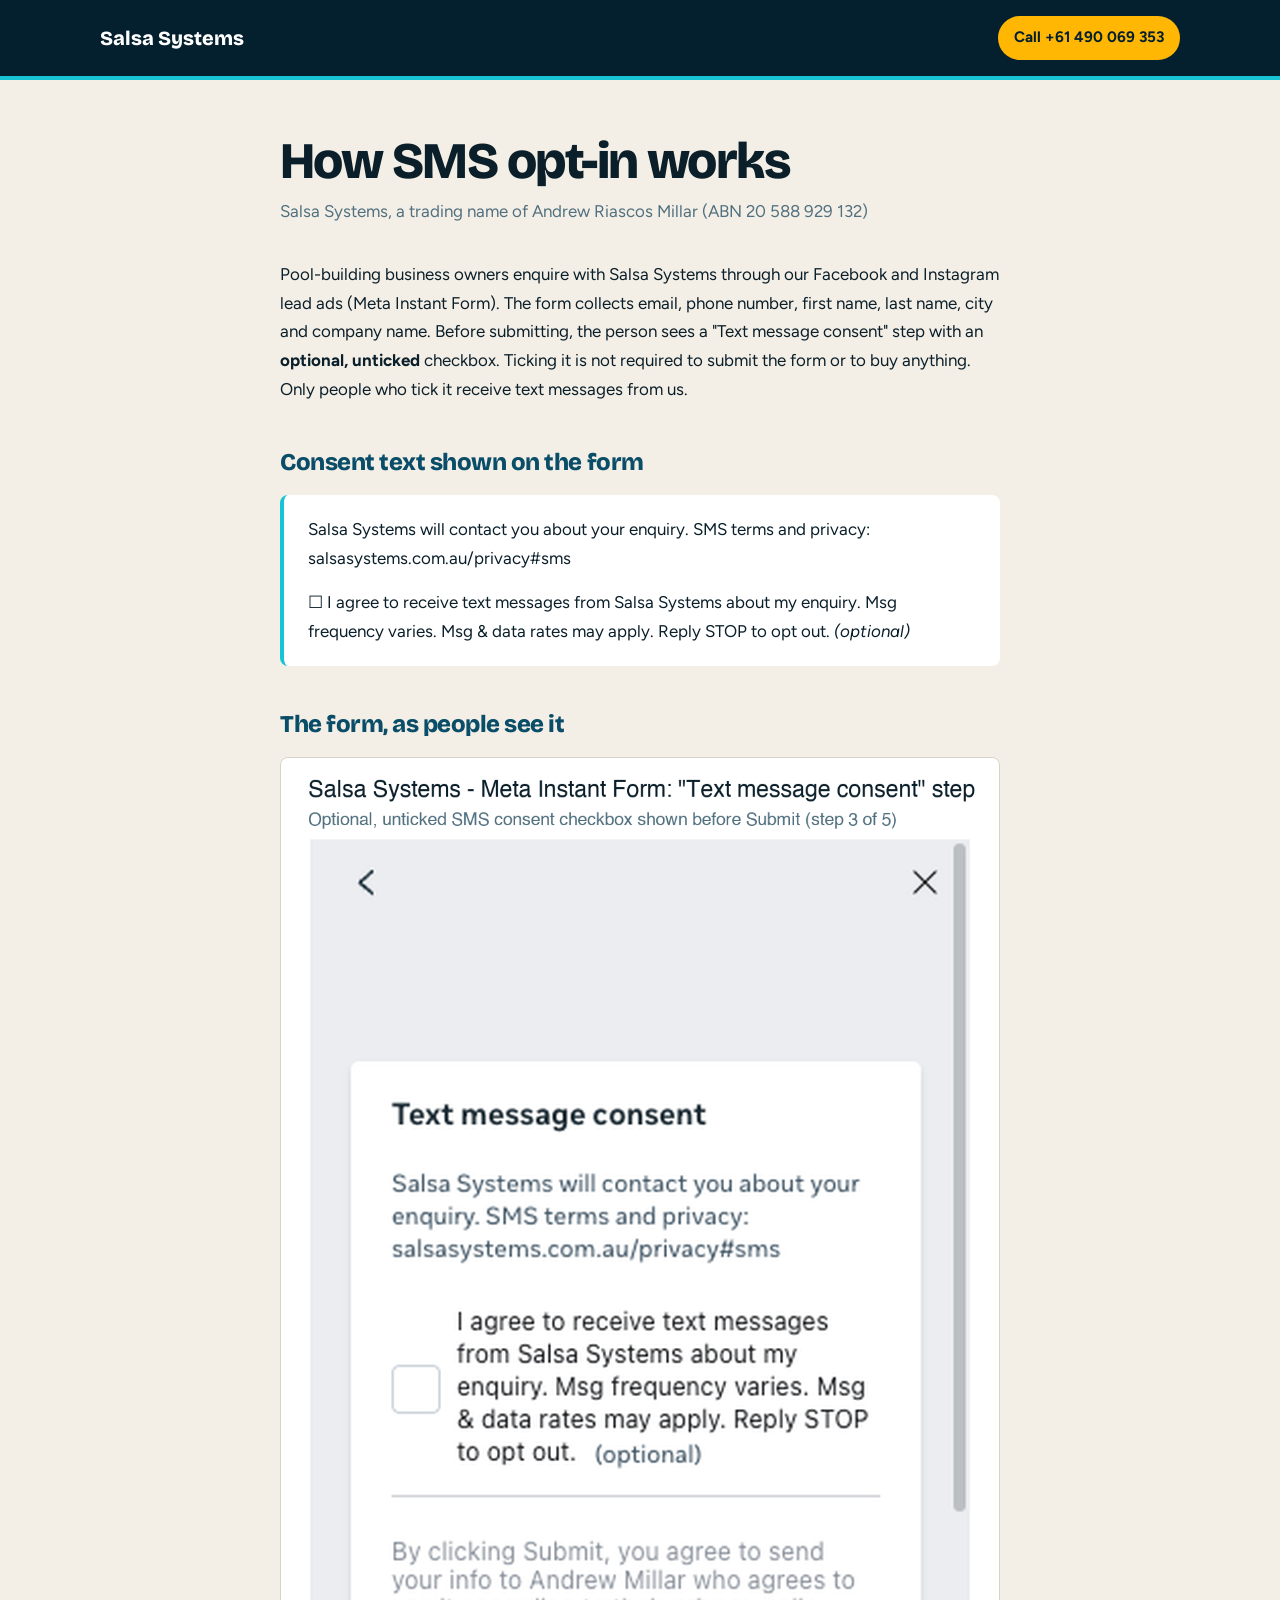
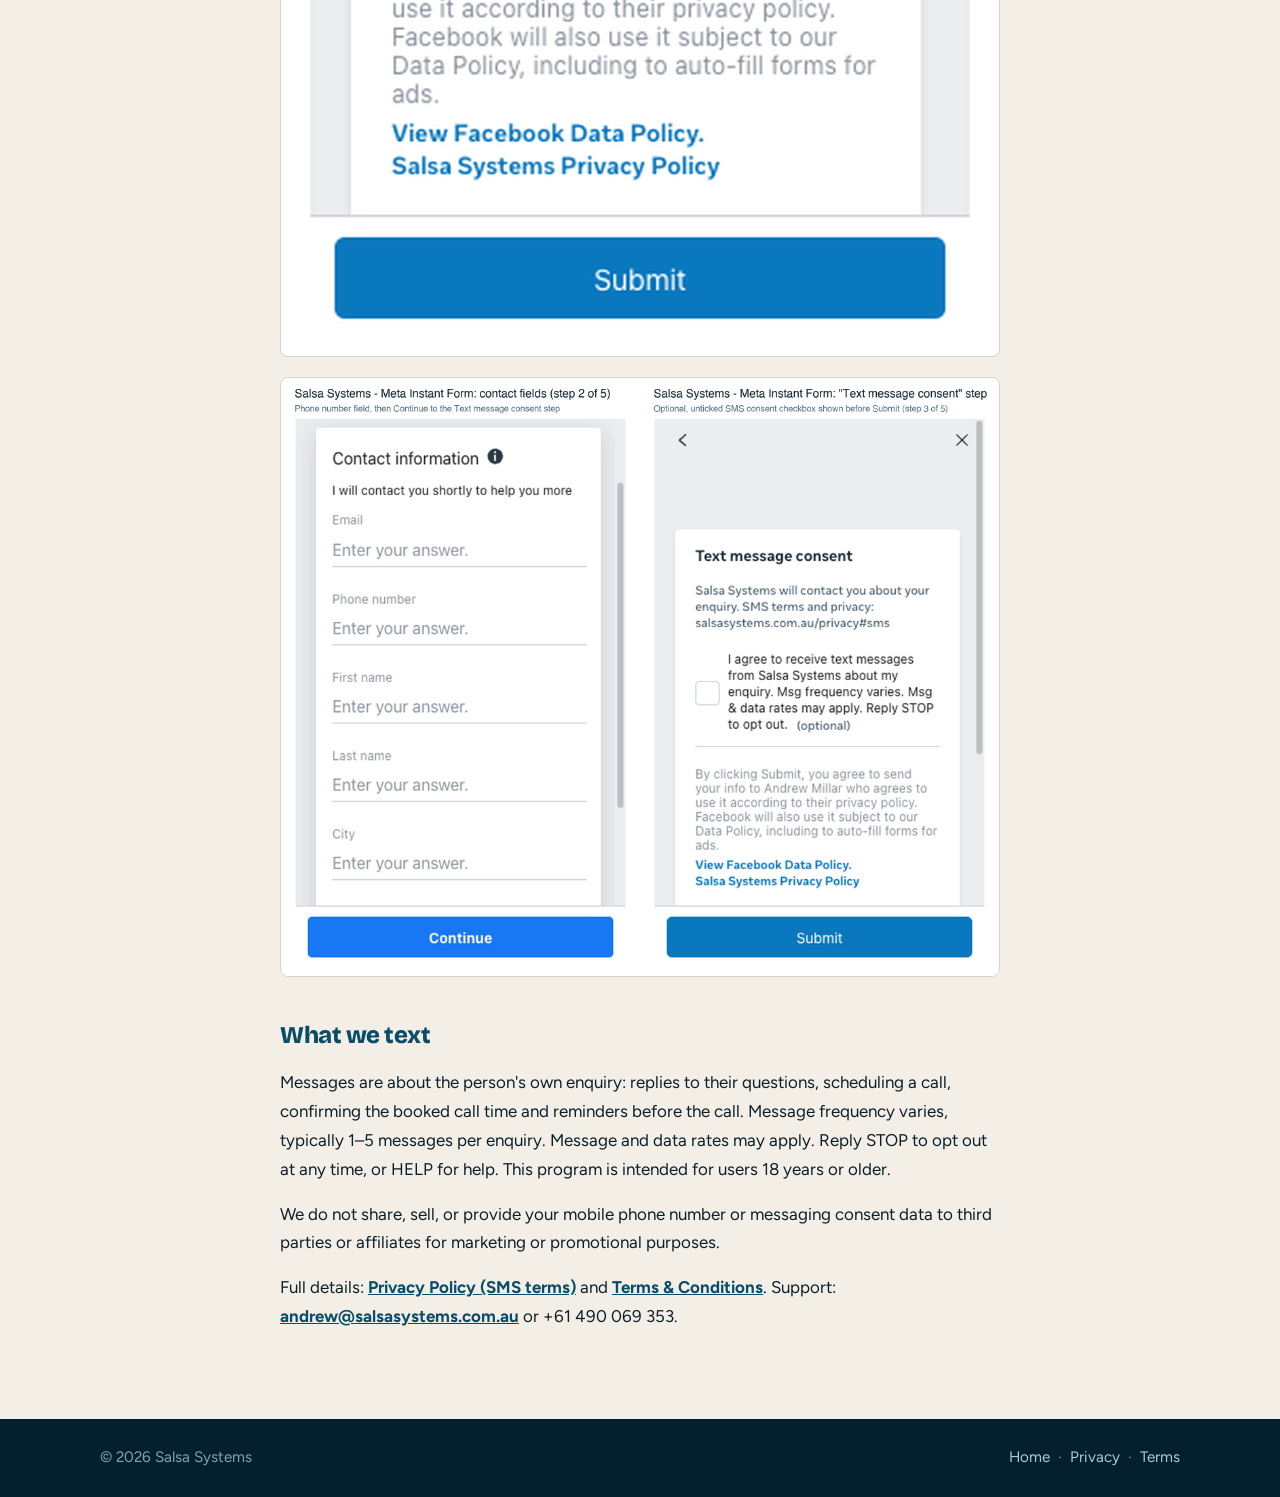
<file: sms-opt-in.html>
<!DOCTYPE html>
<html lang="en-AU">
<head>
<meta charset="utf-8">
<meta name="robots" content="noindex">
  <meta name="viewport" content="width=device-width, initial-scale=1">
<title>SMS opt-in | Salsa Systems</title>
<link rel="canonical" href="https://salsasystems.com.au/sms-opt-in">
<link rel="icon" href="assets/logo-mark.svg" type="image/svg+xml">
<link rel="preconnect" href="https://fonts.googleapis.com">
<link rel="preconnect" href="https://fonts.gstatic.com" crossorigin>
<link href="https://fonts.googleapis.com/css2?family=Bricolage+Grotesque:opsz,wght@12..96,800&family=Figtree:wght@400;700&display=swap" rel="stylesheet">
<style>
:root{--deep:#04202f;--pool:#0a4d68;--aqua:#19c3d6;--coping:#f4efe6;--ink:#0b1f2a;--muted:#51707f;--sun:#ffb703;--white:#fff;--display:'Bricolage Grotesque',sans-serif;--body:'Figtree',sans-serif}
*{margin:0;padding:0;box-sizing:border-box}
body{font-family:var(--body);color:var(--ink);background:var(--coping);line-height:1.7;font-size:1.06rem;-webkit-font-smoothing:antialiased}
.wrap{max-width:760px;margin:0 auto;padding:0 20px}
.topbar{background:var(--deep);border-bottom:4px solid var(--aqua)}
.topbar .wrap{max-width:1120px;display:flex;align-items:center;justify-content:space-between;padding-top:16px;padding-bottom:16px}
.brand{font-family:var(--display);font-weight:800;font-size:1.25rem;color:var(--white);text-decoration:none}
.topbar a.call{background:var(--sun);color:var(--deep);text-decoration:none;font-weight:700;padding:9px 16px;border-radius:999px;font-size:.95rem;white-space:nowrap}
main{padding:56px 0 72px}
h1{font-family:var(--display);font-weight:800;font-size:clamp(2.2rem,6vw,3.2rem);line-height:1;letter-spacing:-.03em;margin-bottom:10px}
.updated{color:var(--muted);margin-bottom:34px}
h2{font-family:var(--display);font-weight:800;font-size:1.5rem;letter-spacing:-.02em;margin:38px 0 12px;color:var(--pool)}
p{margin-bottom:16px}
ul{margin:0 0 16px 22px}
li{margin-bottom:8px}
a{color:var(--pool);font-weight:700}
.box{background:var(--white);border-left:4px solid var(--aqua);padding:20px 24px;border-radius:8px;margin:8px 0 16px}
footer{background:var(--deep);color:#7fa3b1;padding:26px 0;font-size:.95rem}
footer .wrap{max-width:1120px;display:flex;justify-content:space-between;flex-wrap:wrap;gap:10px}
footer a{color:#a9cbd6;text-decoration:none;font-weight:400}
.lead{font-size:1.2rem;color:var(--muted);margin-bottom:28px}
.steps{list-style:none;margin:0 0 28px;counter-reset:s}
.steps li{counter-increment:s;background:var(--white);border-radius:10px;padding:16px 18px 16px 58px;margin-bottom:10px;position:relative}
.steps li::before{content:counter(s);position:absolute;left:16px;top:14px;width:28px;height:28px;border-radius:50%;background:var(--aqua);color:var(--deep);font-weight:700;display:grid;place-items:center}
.btns{display:flex;flex-wrap:wrap;gap:10px;margin:8px 0 24px}
.btn{display:inline-block;text-decoration:none;font-weight:700;padding:13px 20px;border-radius:999px;background:var(--deep);color:var(--white)}
.btn.primary{background:var(--sun);color:var(--deep)}
img.proof{max-width:100%;height:auto;border-radius:8px;border:1px solid #d9d3c7;background:#fff;display:block;margin:8px 0 20px}
</style>
</head>
<body>
<header class="topbar">
  <div class="wrap">
    <a class="brand" href="/">Salsa Systems</a>
    <a class="call" href="tel:+61490069353">Call +61 490 069 353</a>
  </div>
</header>

<main>
  <div class="wrap">
    <h1>How SMS opt-in works</h1>
    <p class="updated">Salsa Systems, a trading name of Andrew Riascos Millar (ABN 20 588 929 132)</p>
    <p>Pool-building business owners enquire with Salsa Systems through our Facebook and Instagram lead ads (Meta Instant Form). The form collects email, phone number, first name, last name, city and company name. Before submitting, the person sees a "Text message consent" step with an <strong>optional, unticked</strong> checkbox. Ticking it is not required to submit the form or to buy anything. Only people who tick it receive text messages from us.</p>
    <h2>Consent text shown on the form</h2>
    <div class="box">
      <p>Salsa Systems will contact you about your enquiry. SMS terms and privacy: salsasystems.com.au/privacy#sms</p>
      <p style="margin-bottom:0">&#9744; I agree to receive text messages from Salsa Systems about my enquiry. Msg frequency varies. Msg &amp; data rates may apply. Reply STOP to opt out. <em>(optional)</em></p>
    </div>
    <h2>The form, as people see it</h2>
    <img class="proof" src="/assets/sms-opt-in-consent.png" alt="Meta Instant Form for Salsa Systems, Text message consent step: Salsa Systems will contact you about your enquiry. SMS terms and privacy: salsasystems.com.au/privacy#sms. Optional unticked checkbox: I agree to receive text messages from Salsa Systems about my enquiry. Msg frequency varies. Msg and data rates may apply. Reply STOP to opt out.">
    <img class="proof" src="/assets/sms-opt-in-flow.png" alt="Meta Instant Form for Salsa Systems: contact fields step with the phone number field, followed by the Text message consent step">
    <h2>What we text</h2>
    <p>Messages are about the person's own enquiry: replies to their questions, scheduling a call, confirming the booked call time and reminders before the call. Message frequency varies, typically 1&ndash;5 messages per enquiry. Message and data rates may apply. Reply STOP to opt out at any time, or HELP for help. This program is intended for users 18 years or older.</p>
    <p>We do not share, sell, or provide your mobile phone number or messaging consent data to third parties or affiliates for marketing or promotional purposes.</p>
    <p>Full details: <a href="/privacy#sms">Privacy Policy (SMS terms)</a> and <a href="/terms">Terms &amp; Conditions</a>. Support: <a href="mailto:andrew@salsasystems.com.au">andrew@salsasystems.com.au</a> or +61 490 069 353.</p>
  </div>
</main>

<footer>
  <div class="wrap">
    <span>&copy; 2026 Salsa Systems</span>
    <span><a href="/">Home</a> &nbsp;&middot;&nbsp; <a href="/privacy">Privacy</a> &nbsp;&middot;&nbsp; <a href="/terms">Terms</a></span>
  </div>
</footer>
</body>
</html>
</file>
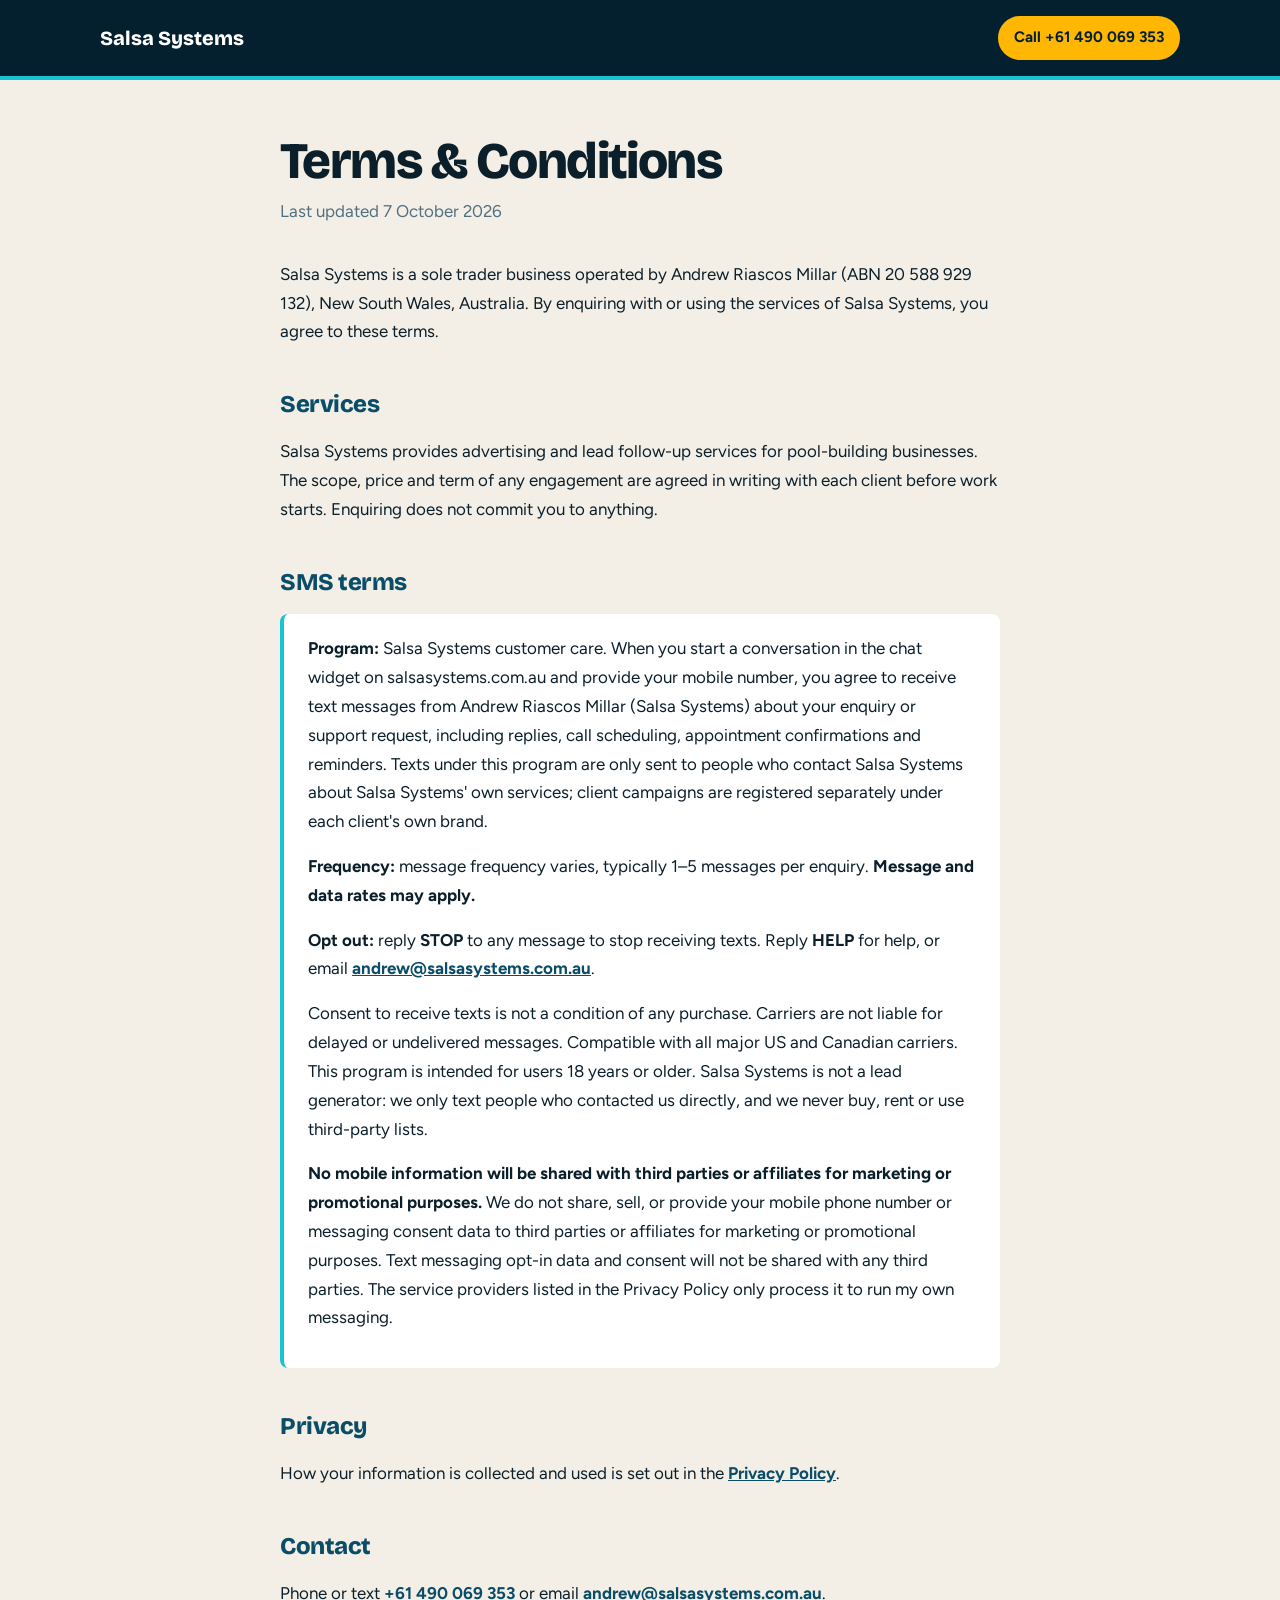
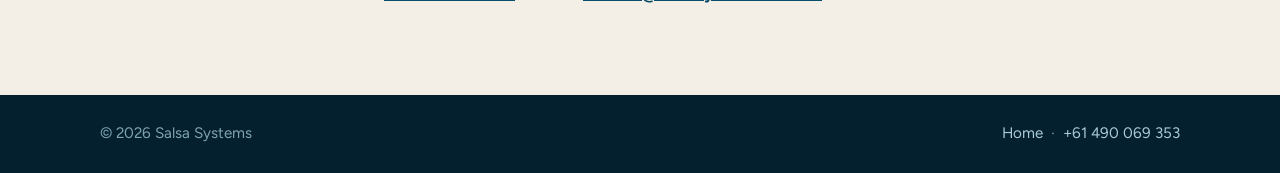
<file: terms.html>
<!DOCTYPE html>
<html lang="en-AU">
<head>
<meta charset="utf-8">
<meta name="viewport" content="width=device-width, initial-scale=1">
<title>Terms &amp; Conditions | Salsa Systems</title>
<meta name="description" content="Terms and conditions, including SMS terms, for Salsa Systems.">
<link rel="canonical" href="https://salsasystems.com.au/terms">
<link rel="icon" href="assets/logo-mark.svg" type="image/svg+xml">
<link rel="preconnect" href="https://fonts.googleapis.com">
<link rel="preconnect" href="https://fonts.gstatic.com" crossorigin>
<link href="https://fonts.googleapis.com/css2?family=Bricolage+Grotesque:opsz,wght@12..96,800&family=Figtree:wght@400;700&display=swap" rel="stylesheet">
<style>
:root{--deep:#04202f;--pool:#0a4d68;--aqua:#19c3d6;--coping:#f4efe6;--ink:#0b1f2a;--muted:#51707f;--sun:#ffb703;--white:#fff;--display:'Bricolage Grotesque',sans-serif;--body:'Figtree',sans-serif}
*{margin:0;padding:0;box-sizing:border-box}
body{font-family:var(--body);color:var(--ink);background:var(--coping);line-height:1.7;font-size:1.06rem;-webkit-font-smoothing:antialiased}
.wrap{max-width:760px;margin:0 auto;padding:0 20px}
.topbar{background:var(--deep);border-bottom:4px solid var(--aqua)}
.topbar .wrap{max-width:1120px;display:flex;align-items:center;justify-content:space-between;padding-top:16px;padding-bottom:16px}
.brand{font-family:var(--display);font-weight:800;font-size:1.25rem;color:var(--white);text-decoration:none}
.topbar a.call{background:var(--sun);color:var(--deep);text-decoration:none;font-weight:700;padding:9px 16px;border-radius:999px;font-size:.95rem;white-space:nowrap}
main{padding:56px 0 72px}
h1{font-family:var(--display);font-weight:800;font-size:clamp(2.2rem,6vw,3.2rem);line-height:1;letter-spacing:-.03em;margin-bottom:10px}
.updated{color:var(--muted);margin-bottom:34px}
h2{font-family:var(--display);font-weight:800;font-size:1.5rem;letter-spacing:-.02em;margin:38px 0 12px;color:var(--pool)}
p{margin-bottom:16px}
ul{margin:0 0 16px 22px}
li{margin-bottom:8px}
a{color:var(--pool);font-weight:700}
.box{background:var(--white);border-left:4px solid var(--aqua);padding:20px 24px;border-radius:8px;margin:8px 0 16px}
footer{background:var(--deep);color:#7fa3b1;padding:26px 0;font-size:.95rem}
footer .wrap{max-width:1120px;display:flex;justify-content:space-between;flex-wrap:wrap;gap:10px}
footer a{color:#a9cbd6;text-decoration:none;font-weight:400}
</style>
</head>
<body>
<header class="topbar">
  <div class="wrap">
    <a class="brand" href="/">Salsa Systems</a>
    <a class="call" href="tel:+61490069353">Call +61 490 069 353</a>
  </div>
</header>

<main>
  <div class="wrap">
    <h1>Terms &amp; Conditions</h1>
    <p class="updated">Last updated 7 October 2026</p>
    <p>Salsa Systems is a sole trader business operated by Andrew Riascos Millar (ABN 20 588 929 132), New South Wales, Australia. By enquiring with or using the services of Salsa Systems, you agree to these terms.</p>
    <h2>Services</h2>
    <p>Salsa Systems provides advertising and lead follow-up services for pool-building businesses. The scope, price and term of any engagement are agreed in writing with each client before work starts. Enquiring does not commit you to anything.</p>
    <h2 id="sms">SMS terms</h2>
    
    <div class="box">
      <p><strong>Program:</strong> Salsa Systems customer care. When you start a conversation in the chat widget on salsasystems.com.au and provide your mobile number, you agree to receive text messages from Andrew Riascos Millar (Salsa Systems) about your enquiry or support request, including replies, call scheduling, appointment confirmations and reminders. Texts under this program are only sent to people who contact Salsa Systems about Salsa Systems' own services; client campaigns are registered separately under each client's own brand.</p>
      <p><strong>Frequency:</strong> message frequency varies, typically 1&ndash;5 messages per enquiry. <strong>Message and data rates may apply.</strong></p>
      <p><strong>Opt out:</strong> reply <strong>STOP</strong> to any message to stop receiving texts. Reply <strong>HELP</strong> for help, or email <a href="mailto:andrew@salsasystems.com.au">andrew@salsasystems.com.au</a>.</p>
      <p>Consent to receive texts is not a condition of any purchase. Carriers are not liable for delayed or undelivered messages. Compatible with all major US and Canadian carriers. This program is intended for users 18 years or older. Salsa Systems is not a lead generator: we only text people who contacted us directly, and we never buy, rent or use third-party lists.</p>
      <p><strong>No mobile information will be shared with third parties or affiliates for marketing or promotional purposes.</strong> We do not share, sell, or provide your mobile phone number or messaging consent data to third parties or affiliates for marketing or promotional purposes. Text messaging opt-in data and consent will not be shared with any third parties. The service providers listed in the Privacy Policy only process it to run my own messaging.</p>
    </div>
    <h2>Privacy</h2>
    <p>How your information is collected and used is set out in the <a href="/privacy">Privacy Policy</a>.</p>
    <h2>Contact</h2>
    <p>Phone or text <a href="tel:+61490069353">+61 490 069 353</a> or email <a href="mailto:andrew@salsasystems.com.au">andrew@salsasystems.com.au</a>.</p>
  </div>
</main>

<footer>
  <div class="wrap">
    <span>&copy; 2026 Salsa Systems</span>
    <span><a href="/">Home</a> &nbsp;&middot;&nbsp; <a href="tel:+61490069353">+61 490 069 353</a></span>
  </div>
</footer>
</body>
</html>
</file>
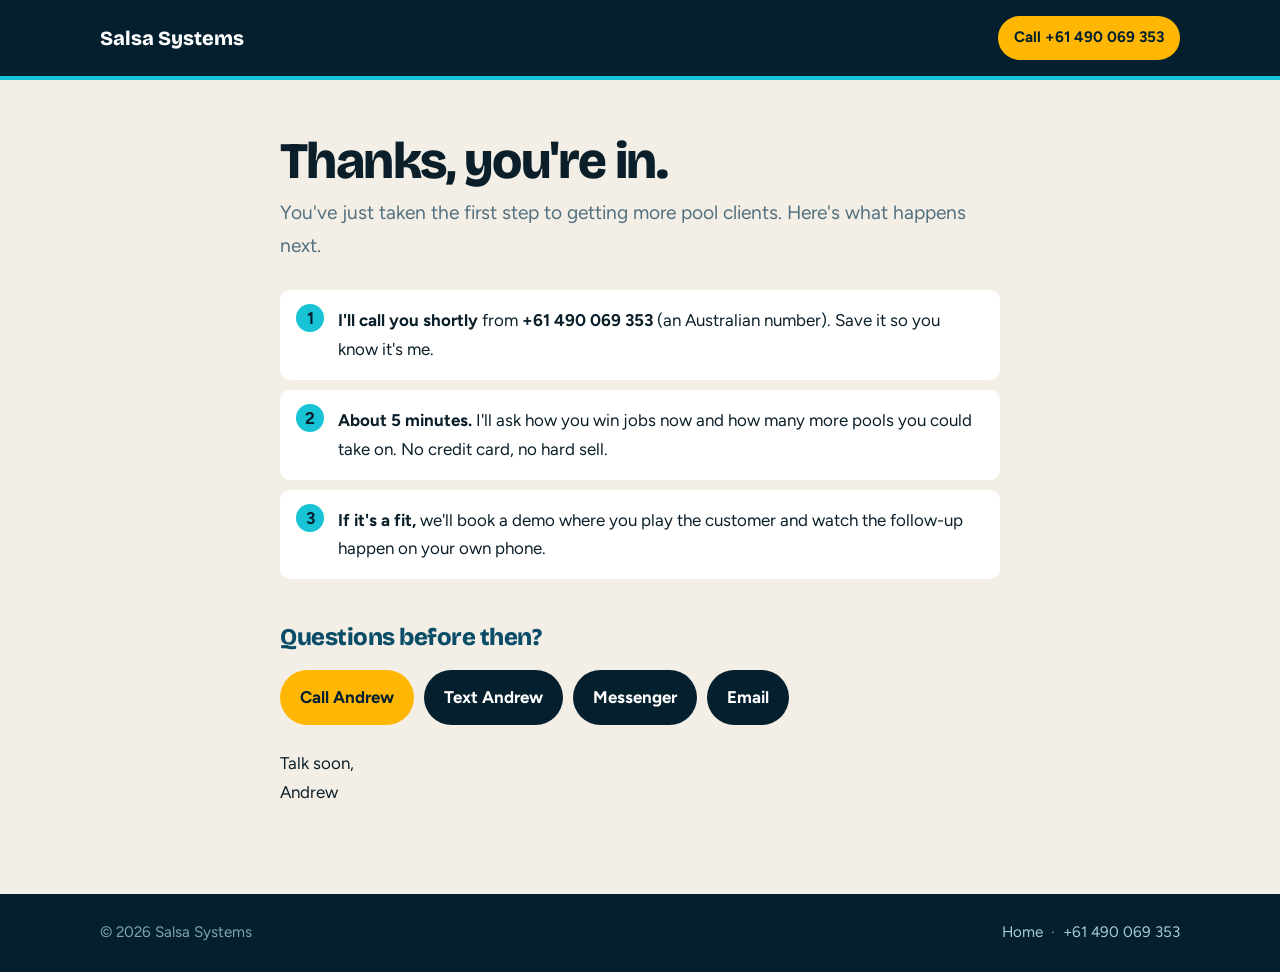
<file: thanks.html>
<!DOCTYPE html>
<html lang="en-AU">
<head>
<meta charset="utf-8">
<meta name="viewport" content="width=device-width, initial-scale=1">
<title>Thanks, talk soon | Salsa Systems</title>
<meta name="robots" content="noindex">
<link rel="canonical" href="https://salsasystems.com.au/thanks">
<link rel="icon" href="assets/logo-mark.svg" type="image/svg+xml">
<link rel="preconnect" href="https://fonts.googleapis.com">
<link rel="preconnect" href="https://fonts.gstatic.com" crossorigin>
<link href="https://fonts.googleapis.com/css2?family=Bricolage+Grotesque:opsz,wght@12..96,800&family=Figtree:wght@400;700&display=swap" rel="stylesheet">
<style>
:root{--deep:#04202f;--pool:#0a4d68;--aqua:#19c3d6;--coping:#f4efe6;--ink:#0b1f2a;--muted:#51707f;--sun:#ffb703;--white:#fff;--display:'Bricolage Grotesque',sans-serif;--body:'Figtree',sans-serif}
*{margin:0;padding:0;box-sizing:border-box}
body{font-family:var(--body);color:var(--ink);background:var(--coping);line-height:1.7;font-size:1.06rem;-webkit-font-smoothing:antialiased}
.wrap{max-width:760px;margin:0 auto;padding:0 20px}
.topbar{background:var(--deep);border-bottom:4px solid var(--aqua)}
.topbar .wrap{max-width:1120px;display:flex;align-items:center;justify-content:space-between;padding-top:16px;padding-bottom:16px}
.brand{font-family:var(--display);font-weight:800;font-size:1.25rem;color:var(--white);text-decoration:none}
.topbar a.call{background:var(--sun);color:var(--deep);text-decoration:none;font-weight:700;padding:9px 16px;border-radius:999px;font-size:.95rem;white-space:nowrap}
main{padding:56px 0 72px}
h1{font-family:var(--display);font-weight:800;font-size:clamp(2.2rem,6vw,3.2rem);line-height:1;letter-spacing:-.03em;margin-bottom:10px}
.updated{color:var(--muted);margin-bottom:34px}
h2{font-family:var(--display);font-weight:800;font-size:1.5rem;letter-spacing:-.02em;margin:38px 0 12px;color:var(--pool)}
p{margin-bottom:16px}
ul{margin:0 0 16px 22px}
li{margin-bottom:8px}
a{color:var(--pool);font-weight:700}
.box{background:var(--white);border-left:4px solid var(--aqua);padding:20px 24px;border-radius:8px;margin:8px 0 16px}
footer{background:var(--deep);color:#7fa3b1;padding:26px 0;font-size:.95rem}
footer .wrap{max-width:1120px;display:flex;justify-content:space-between;flex-wrap:wrap;gap:10px}
footer a{color:#a9cbd6;text-decoration:none;font-weight:400}
.lead{font-size:1.2rem;color:var(--muted);margin-bottom:28px}
.steps{list-style:none;margin:0 0 28px;counter-reset:s}
.steps li{counter-increment:s;background:var(--white);border-radius:10px;padding:16px 18px 16px 58px;margin-bottom:10px;position:relative}
.steps li::before{content:counter(s);position:absolute;left:16px;top:14px;width:28px;height:28px;border-radius:50%;background:var(--aqua);color:var(--deep);font-weight:700;display:grid;place-items:center}
.btns{display:flex;flex-wrap:wrap;gap:10px;margin:8px 0 24px}
.btn{display:inline-block;text-decoration:none;font-weight:700;padding:13px 20px;border-radius:999px;background:var(--deep);color:var(--white)}
.btn.primary{background:var(--sun);color:var(--deep)}
</style>
</head>
<body>
<header class="topbar">
  <div class="wrap">
    <a class="brand" href="/">Salsa Systems</a>
    <a class="call" href="tel:+61490069353">Call +61 490 069 353</a>
  </div>
</header>

<main>
  <div class="wrap">
    <h1>Thanks, you're in.</h1>
    <p class="lead">You've just taken the first step to getting more pool clients. Here's what happens next.</p>
    <ol class="steps">
      <li><strong>I'll call you shortly</strong> from <strong>+61 490 069 353</strong> (an Australian number). Save it so you know it's me.</li>
      <li><strong>About 5 minutes.</strong> I'll ask how you win jobs now and how many more pools you could take on. No credit card, no hard sell.</li>
      <li><strong>If it's a fit,</strong> we'll book a demo where you play the customer and watch the follow-up happen on your own phone.</li>
    </ol>
    <h2>Questions before then?</h2>
    <div class="btns">
      <a class="btn primary" href="tel:+61490069353">Call Andrew</a>
      <a class="btn" href="sms:+61490069353">Text Andrew</a>
      <a class="btn" href="https://m.me/535857702944627">Messenger</a>
      <a class="btn" href="mailto:andrew@salsasystems.com.au">Email</a>
    </div>
    <p>Talk soon,<br>Andrew</p>
  </div>
</main>

<footer>
  <div class="wrap">
    <span>&copy; 2026 Salsa Systems</span>
    <span><a href="/">Home</a> &nbsp;&middot;&nbsp; <a href="tel:+61490069353">+61 490 069 353</a></span>
  </div>
</footer>
</body>
</html>
</file>
